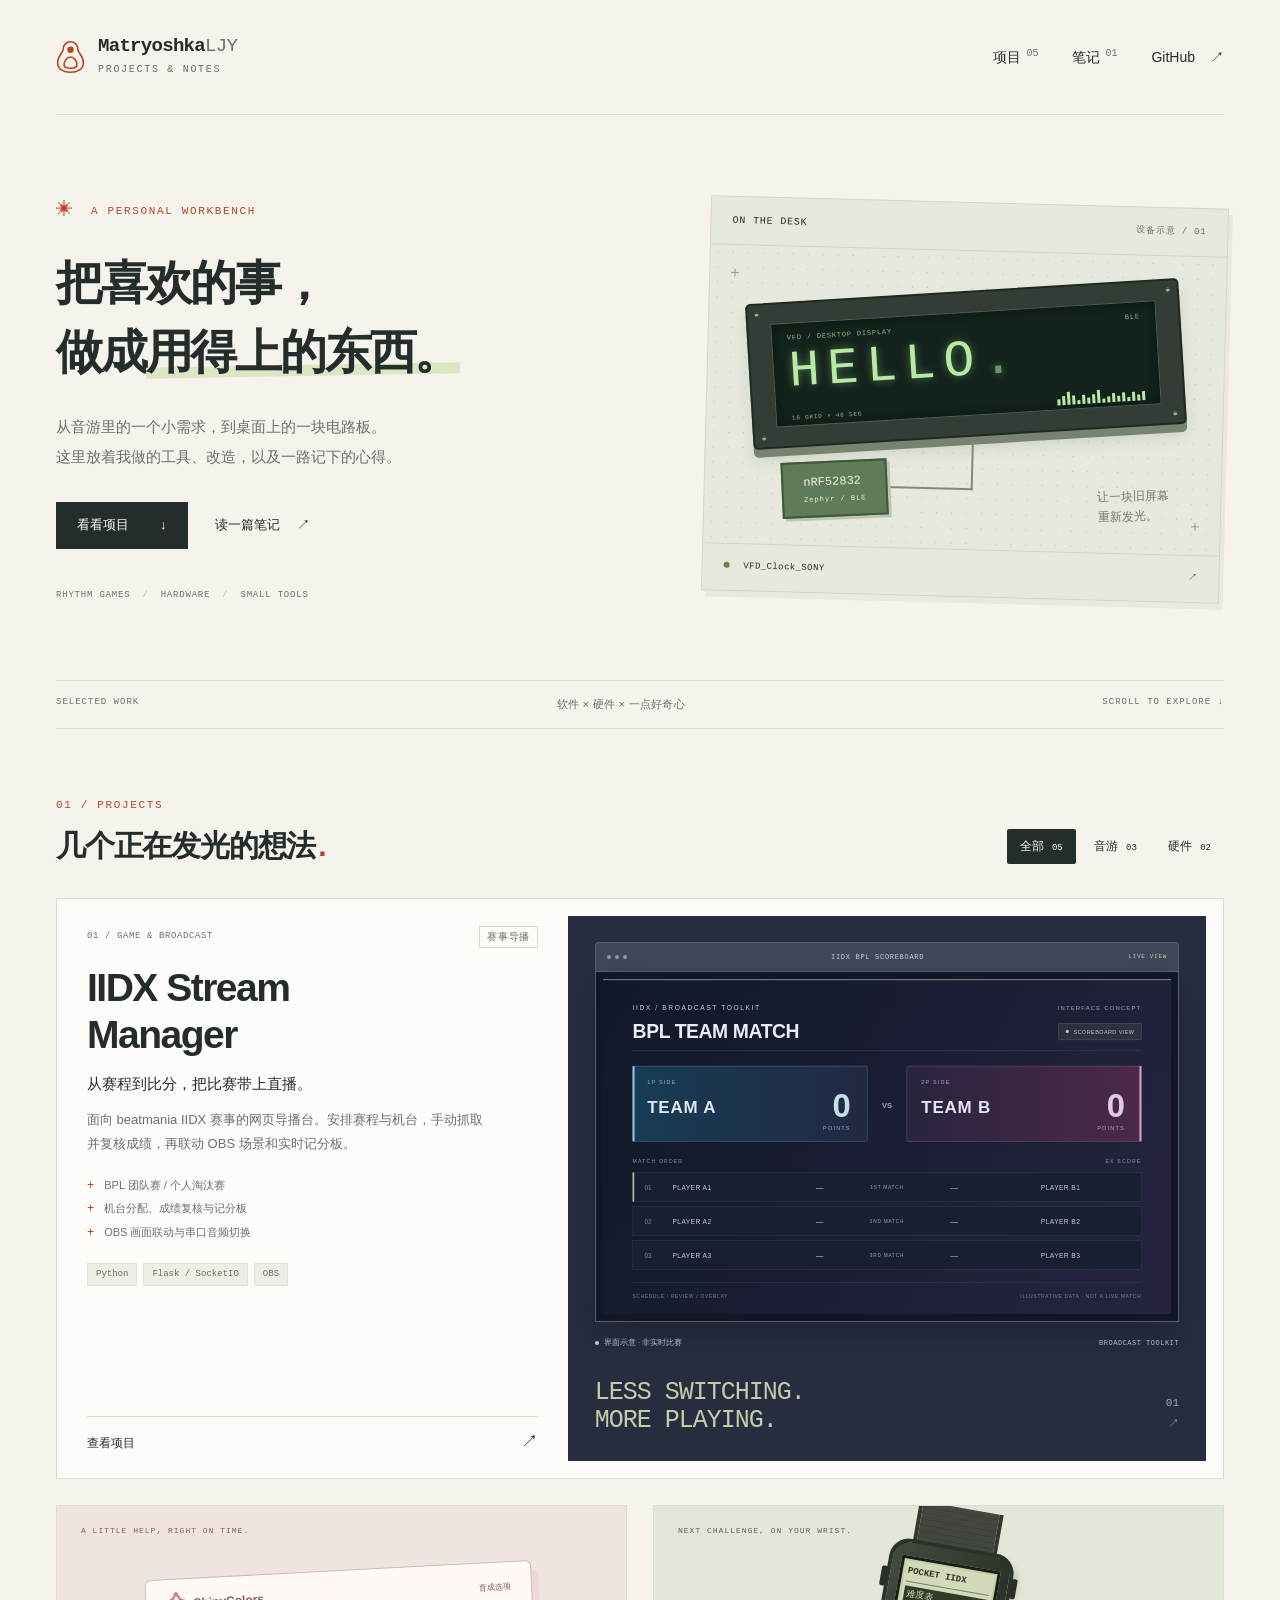
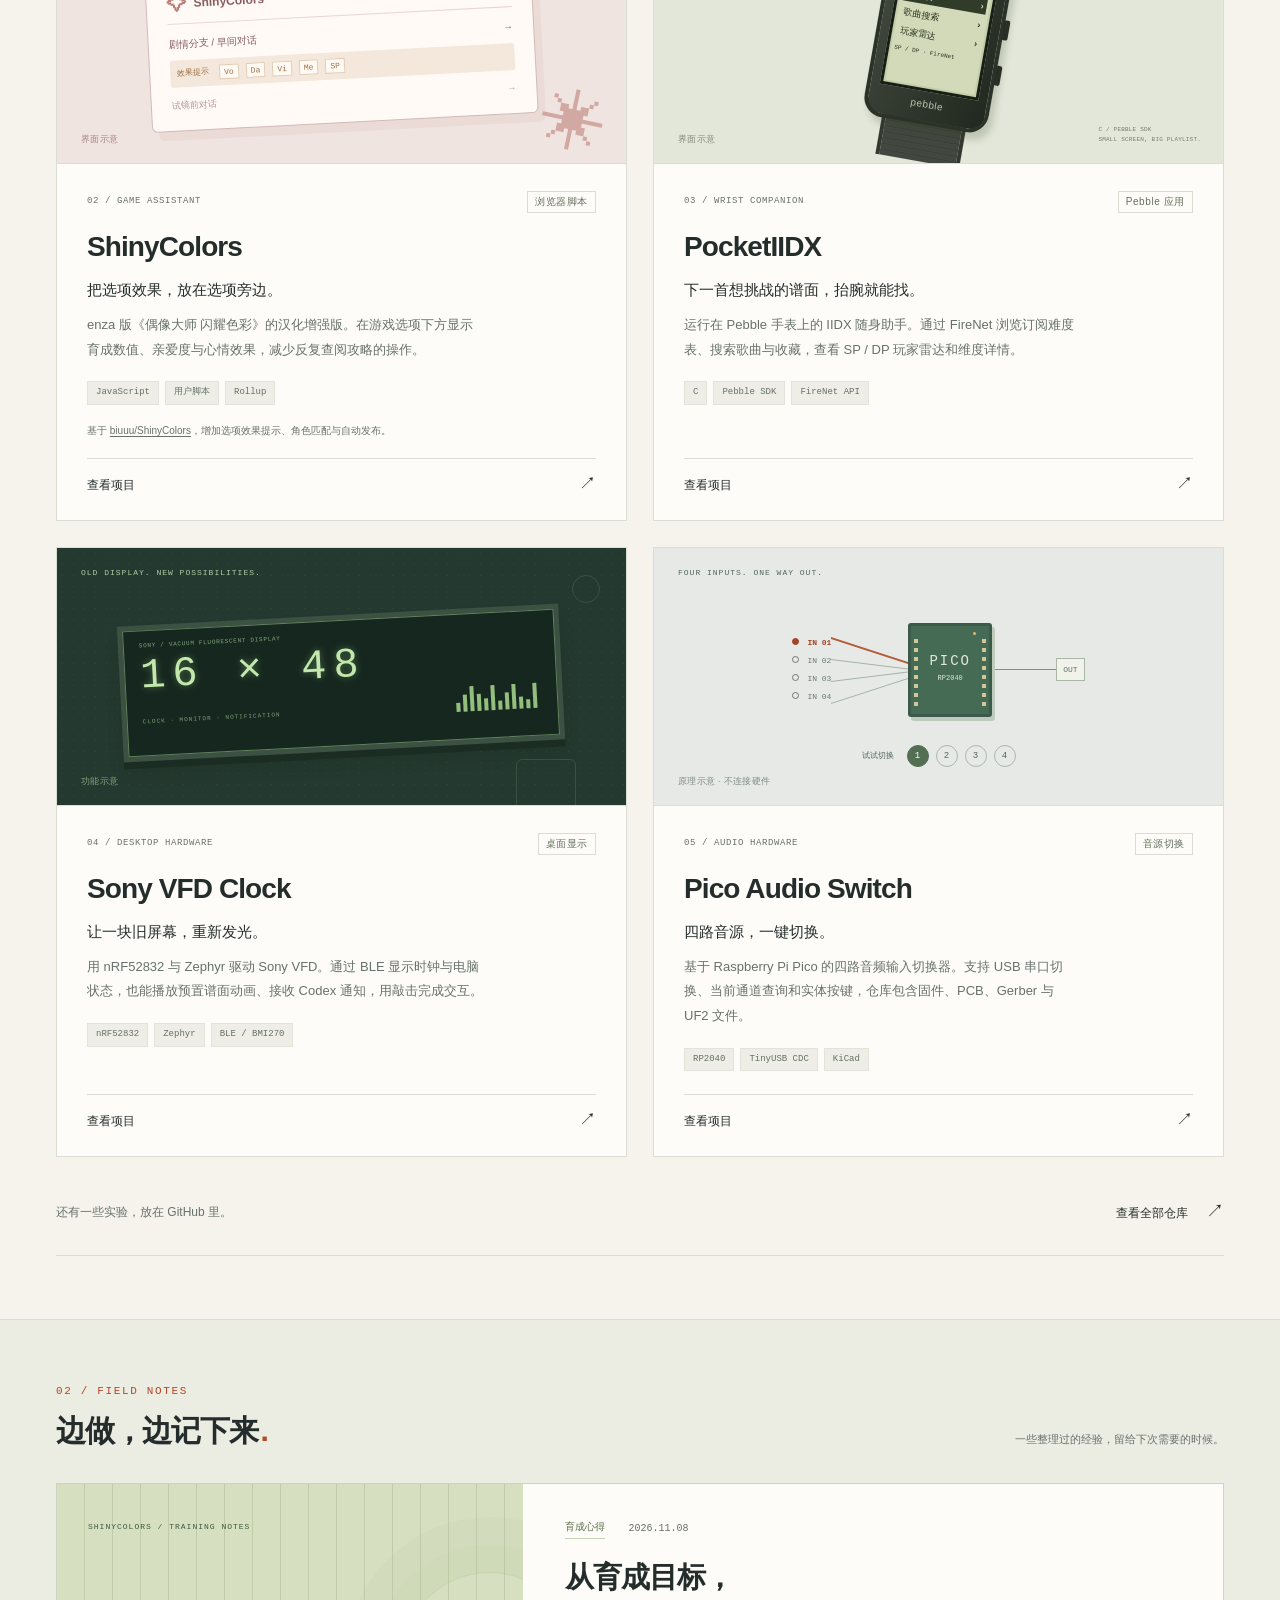
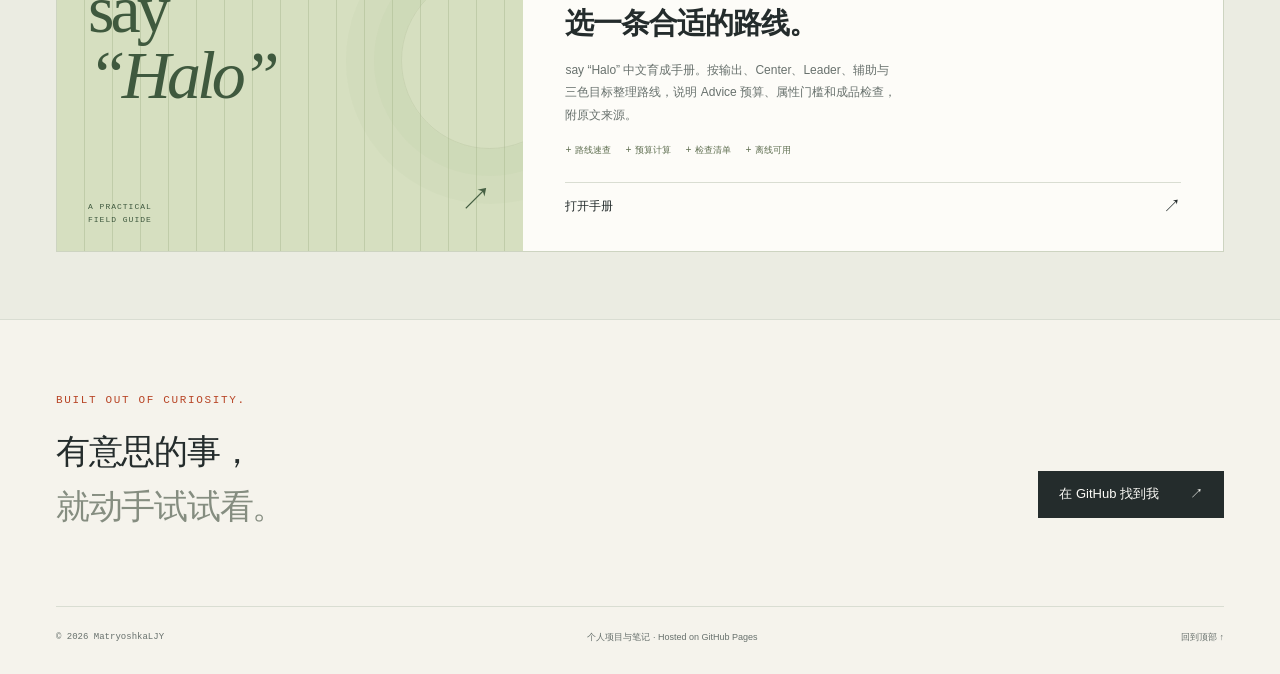
<file: index.html>
<!doctype html>
<html lang="zh-CN">
<head>
  <meta charset="utf-8">
  <meta name="viewport" content="width=device-width, initial-scale=1">
  <meta name="description" content="MatryoshkaLJY 的个人项目与笔记：IIDX 赛事导播、Pebble 随身助手、ShinyColors 汉化增强、VFD 桌面显示与 Pico 音频切换器。">
  <meta name="theme-color" content="#f5f3ec">
  <meta property="og:title" content="MatryoshkaLJY · 项目与笔记">
  <meta property="og:description" content="从音游到桌面硬件，把喜欢的事做成用得上的东西。">
  <meta property="og:type" content="website">
  <meta property="og:url" content="https://matryoshkaljy.github.io/">
  <title>MatryoshkaLJY · 项目与笔记</title>
  <link rel="icon" type="image/svg+xml" href="assets/favicon.svg">
  <link rel="stylesheet" href="assets/style.css">
  <script src="assets/site.js" defer></script>
</head>
<body id="top">
  <a class="skip-link" href="#main">跳到主要内容</a>
  <header class="site-header wrap">
    <a class="brand" href="./" aria-label="MatryoshkaLJY 首页">
      <svg class="brand-mark" viewBox="0 0 36 42" fill="none" aria-hidden="true"><path d="M18 2a9 9 0 0 1 9 9c0 5 7 8 7 17 0 8-7 12-16 12S2 36 2 28c0-9 7-12 7-17a9 9 0 0 1 9-9Z" stroke="currentColor" stroke-width="2"/><circle cx="18" cy="12" r="4" fill="currentColor"/><path d="M18 21c-5 0-8 6-8 10 0 3 4 4 8 4s8-1 8-4c0-4-3-10-8-10Z" stroke="currentColor" stroke-width="2"/></svg>
      <span>Matryoshka<span class="brand-suffix">LJY</span><small>PROJECTS &amp; NOTES</small></span>
    </a>
    <nav class="main-nav" aria-label="主导航">
      <a href="#projects">项目<span class="nav-count">05</span></a>
      <a href="#notes">笔记<span class="nav-count">01</span></a>
      <a class="nav-github" href="https://github.com/MatryoshkaLJY" target="_blank" rel="noopener noreferrer">GitHub <span aria-hidden="true">↗</span></a>
    </nav>
  </header>

  <main id="main">
    <section class="hero wrap" aria-labelledby="hero-title">
      <div class="hero-copy">
        <p class="eyebrow"><span class="small-cross" aria-hidden="true">✳</span> A PERSONAL WORKBENCH</p>
        <h1 id="hero-title">把喜欢的事，<br>做成<span class="underlined">用得上的东西。</span></h1>
        <p class="hero-description">从音游里的一个小需求，到桌面上的一块电路板。<br class="desktop-break">这里放着我做的工具、改造，以及一路记下的心得。</p>
        <div class="hero-actions"><a class="button button-dark" href="#projects">看看项目 <span aria-hidden="true">↓</span></a><a class="text-link" href="#notes">读一篇笔记 <span aria-hidden="true">↗</span></a></div>
        <div class="hero-topics"><span>RHYTHM GAMES</span><i aria-hidden="true">/</i><span>HARDWARE</span><i aria-hidden="true">/</i><span>SMALL TOOLS</span></div>
      </div>
      <a class="workbench" href="#vfd" aria-label="查看 Sony VFD 桌面显示项目">
        <div class="workbench-top"><span>ON THE DESK</span><span class="diagram-label">设备示意 / 01</span></div>
        <div class="bench-grid" aria-hidden="true">
          <span class="grid-cross cross-one">+</span><span class="grid-cross cross-two">+</span>
          <div class="vfd-device"><span class="screw screw-tl"></span><span class="screw screw-tr"></span><span class="screw screw-bl"></span><span class="screw screw-br"></span><div class="vfd-screen"><div class="vfd-topline"><span>VFD / DESKTOP DISPLAY</span><span>BLE</span></div><div class="vfd-digits">HELLO<span class="vfd-dot">.</span></div><div class="vfd-bottomline"><span>16 GRID × 48 SEG</span><div class="vfd-bars"><i></i><i></i><i></i><i></i><i></i><i></i><i></i><i></i><i></i><i></i><i></i><i></i><i></i><i></i><i></i><i></i><i></i><i></i></div></div></div></div>
          <div class="bench-wire"></div><div class="bench-chip"><span>nRF52832</span><small>Zephyr / BLE</small></div>
          <span class="bench-annotation">让一块旧屏幕<br>重新发光。</span>
        </div>
        <div class="workbench-bottom"><span><span class="status-dot"></span> VFD_Clock_SONY</span><span aria-hidden="true">↗</span></div>
      </a>
    </section>

    <div class="section-divider wrap"><span>SELECTED WORK</span><span>软件 × 硬件 × 一点好奇心</span><span>SCROLL TO EXPLORE ↓</span></div>

    <section class="projects-section wrap" id="projects" aria-labelledby="projects-title">
      <div class="section-heading"><div><p class="eyebrow">01 / PROJECTS</p><h2 id="projects-title">几个正在发光的想法<span class="title-dot">.</span></h2></div><div class="filter-bar" role="group" aria-label="按项目类别筛选" hidden><button class="filter active" type="button" data-filter="all" aria-pressed="true">全部 <span>05</span></button><button class="filter" type="button" data-filter="rhythm" aria-pressed="false">音游 <span>03</span></button><button class="filter" type="button" data-filter="hardware" aria-pressed="false">硬件 <span>02</span></button></div></div>
      <p class="sr-only" id="filter-status" role="status" aria-live="polite"></p>

      <div class="project-grid">
        <article class="project project-featured" data-category="rhythm" id="iidx-stream">
          <div class="project-copy"><div class="project-meta"><span>01 / GAME &amp; BROADCAST</span><span class="category-label">赛事导播</span></div><h3>IIDX Stream<br> Manager</h3><p class="project-lead">从赛程到比分，把比赛带上直播。</p><p class="project-description">面向 beatmania IIDX 赛事的网页导播台。安排赛程与机台，手动抓取并复核成绩，再联动 OBS 场景和实时记分板。</p><ul class="feature-list"><li>BPL 团队赛 / 个人淘汰赛</li><li>机台分配、成绩复核与记分板</li><li>OBS 画面联动与串口音频切换</li></ul><div class="tags"><span>Python</span><span>Flask / SocketIO</span><span>OBS</span></div><a class="project-link" href="https://github.com/MatryoshkaLJY/IIDXStreamManager" target="_blank" rel="noopener noreferrer">查看项目 <span aria-hidden="true">↗</span></a></div>
          <figure class="scoreboard-visual"><div class="visual-windowbar"><span><i></i><i></i><i></i></span><span>IIDX BPL SCOREBOARD</span><span>LIVE VIEW</span></div><div class="scoreboard-image-wrap"><img src="assets/iidx-scoreboard.svg" width="1440" height="850" alt="IIDX 团队赛记分板界面示意，使用虚构队伍和占位数据" fetchpriority="high"></div><figcaption><span class="status-dot"></span> 界面示意 · 非实时比赛 <span>BROADCAST TOOLKIT</span></figcaption><div class="scoreboard-caption" aria-hidden="true"><span>LESS SWITCHING.<br>MORE PLAYING.</span><span>01<br>↗</span></div></figure>
        </article>

        <article class="project" data-category="rhythm" id="shinycolors">
          <div class="project-art shiny-art" role="img" aria-label="ShinyColors 选项效果提示的界面示意"><span class="art-kicker">A LITTLE HELP, RIGHT ON TIME.</span><div class="choice-window"><div class="choice-heading"><span class="choice-spark">✧</span><span>ShinyColors</span><small>育成选项</small></div><div class="choice-line">剧情分支 / 早间对话 <span>→</span></div><div class="choice-hint"><span>效果提示</span><b>Vo</b><b>Da</b><b>Vi</b><b>Me</b><b>SP</b></div><div class="choice-line muted-choice">试镜前对话 <span>→</span></div></div><span class="art-caption">界面示意</span><span class="shiny-flower" aria-hidden="true">✳</span></div>
          <div class="project-copy"><div class="project-meta"><span>02 / GAME ASSISTANT</span><span class="category-label">浏览器脚本</span></div><h3>ShinyColors</h3><p class="project-lead">把选项效果，放在选项旁边。</p><p class="project-description">enza 版《偶像大师 闪耀色彩》的汉化增强版。在游戏选项下方显示育成数值、亲爱度与心情效果，减少反复查阅攻略的操作。</p><div class="tags"><span>JavaScript</span><span>用户脚本</span><span>Rollup</span></div><p class="project-credit">基于 <a href="https://github.com/biuuu/ShinyColors" target="_blank" rel="noopener noreferrer">biuuu/ShinyColors</a>，增加选项效果提示、角色匹配与自动发布。</p><a class="project-link" href="https://github.com/MatryoshkaLJY/ShinyColors" target="_blank" rel="noopener noreferrer">查看项目 <span aria-hidden="true">↗</span></a></div>
        </article>

        <article class="project" data-category="rhythm" id="pocket-iidx">
          <div class="project-art pebble-art" role="img" aria-label="PocketIIDX 在 Pebble 手表上的界面示意"><span class="art-kicker">NEXT CHALLENGE, ON YOUR WRIST.</span><div class="watch-strap"></div><div class="watch"><span class="watch-button left"></span><span class="watch-button right top"></span><span class="watch-button right middle"></span><span class="watch-button right bottom"></span><div class="watch-screen"><strong>POCKET IIDX</strong><span class="watch-selected">难度表 <b>›</b></span><span>歌曲搜索 <b>›</b></span><span>玩家雷达 <b>›</b></span><small>SP / DP · FireNet</small></div><div class="watch-logo">pebble</div></div><span class="art-caption">界面示意</span><span class="pebble-detail">C / PEBBLE SDK<br>SMALL SCREEN, BIG PLAYLIST.</span></div>
          <div class="project-copy"><div class="project-meta"><span>03 / WRIST COMPANION</span><span class="category-label">Pebble 应用</span></div><h3>PocketIIDX</h3><p class="project-lead">下一首想挑战的谱面，抬腕就能找。</p><p class="project-description">运行在 Pebble 手表上的 IIDX 随身助手。通过 FireNet 浏览订阅难度表、搜索歌曲与收藏，查看 SP / DP 玩家雷达和维度详情。</p><div class="tags"><span>C</span><span>Pebble SDK</span><span>FireNet API</span></div><a class="project-link" href="https://github.com/MatryoshkaLJY/IIDX_PRO_Pebble_Companion" target="_blank" rel="noopener noreferrer">查看项目 <span aria-hidden="true">↗</span></a></div>
        </article>

        <article class="project" data-category="hardware" id="vfd">
          <div class="project-art vfd-art" role="img" aria-label="Sony VFD 桌面显示的功能示意：时钟、电脑状态、谱面和通知"><span class="art-kicker">OLD DISPLAY. NEW POSSIBILITIES.</span><div class="vfd-mini"><span>SONY / VACUUM FLUORESCENT DISPLAY</span><strong>16 × 48</strong><div class="vfd-mini-lines"><i></i><i></i><i></i><i></i><i></i><i></i><i></i><i></i><i></i><i></i><i></i><i></i></div><small>CLOCK · MONITOR · NOTIFICATION</small></div><span class="art-caption">功能示意</span><span class="circuit-trace trace-one"></span><span class="circuit-trace trace-two"></span></div>
          <div class="project-copy"><div class="project-meta"><span>04 / DESKTOP HARDWARE</span><span class="category-label">桌面显示</span></div><h3>Sony VFD Clock</h3><p class="project-lead">让一块旧屏幕，重新发光。</p><p class="project-description">用 nRF52832 与 Zephyr 驱动 Sony VFD。通过 BLE 显示时钟与电脑状态，也能播放预置谱面动画、接收 Codex 通知，用敲击完成交互。</p><div class="tags"><span>nRF52832</span><span>Zephyr</span><span>BLE / BMI270</span></div><a class="project-link" href="https://github.com/MatryoshkaLJY/VFD_Clock_SONY" target="_blank" rel="noopener noreferrer">查看项目 <span aria-hidden="true">↗</span></a></div>
        </article>

        <article class="project" data-category="hardware" id="pico-audio">
          <div class="project-art pico-art"><span class="art-kicker">FOUR INPUTS. ONE WAY OUT.</span><div class="audio-diagram" role="img" aria-label="四路音频输入经 Pico 控制继电器切换至一路输出的示意图"><div class="audio-inputs"><span class="selected">IN 01</span><span>IN 02</span><span>IN 03</span><span>IN 04</span></div><div class="audio-wires"><i class="selected"></i><i></i><i></i><i></i></div><div class="pico-board"><span class="chip-dot"></span><strong>PICO</strong><small>RP2040</small><div class="board-pins"></div></div><div class="audio-output"><i></i><span>OUT</span></div></div><div class="audio-controls" role="group" aria-label="音源切换示意" hidden><span>试试切换</span><button type="button" data-channel="1" aria-label="示意：选择输入通道 1" aria-pressed="true" class="selected">1</button><button type="button" data-channel="2" aria-label="示意：选择输入通道 2" aria-pressed="false">2</button><button type="button" data-channel="3" aria-label="示意：选择输入通道 3" aria-pressed="false">3</button><button type="button" data-channel="4" aria-label="示意：选择输入通道 4" aria-pressed="false">4</button></div><span class="art-caption">原理示意 · 不连接硬件</span></div>
          <div class="project-copy"><div class="project-meta"><span>05 / AUDIO HARDWARE</span><span class="category-label">音源切换</span></div><h3>Pico Audio Switch</h3><p class="project-lead">四路音源，一键切换。</p><p class="project-description">基于 Raspberry Pi Pico 的四路音频输入切换器。支持 USB 串口切换、当前通道查询和实体按键，仓库包含固件、PCB、Gerber 与 UF2 文件。</p><div class="tags"><span>RP2040</span><span>TinyUSB CDC</span><span>KiCad</span></div><a class="project-link" href="https://github.com/MatryoshkaLJY/Pico-quad-audio-switch" target="_blank" rel="noopener noreferrer">查看项目 <span aria-hidden="true">↗</span></a></div>
        </article>
      </div>
      <a class="all-repos" href="https://github.com/MatryoshkaLJY?tab=repositories" target="_blank" rel="noopener noreferrer"><span>还有一些实验，放在 GitHub 里。</span><span>查看全部仓库 <b aria-hidden="true">↗</b></span></a>
    </section>

    <section class="notes-section" id="notes" aria-labelledby="notes-title"><div class="wrap"><div class="section-heading"><div><p class="eyebrow">02 / FIELD NOTES</p><h2 id="notes-title">边做，边记下来<span class="title-dot">.</span></h2></div><span class="notes-aside">一些整理过的经验，留给下次需要的时候。</span></div><a class="note-feature" href="notes/say-halo-training-guide.html"><div class="note-cover" aria-hidden="true"><span>SHINYCOLORS / TRAINING NOTES</span><strong>say<br><em>“Halo”</em></strong><div class="note-cover-bottom"><span>A PRACTICAL<br>FIELD GUIDE</span><b>↗</b></div></div><div class="note-copy"><div class="note-meta"><span>育成心得</span><time datetime="2026-11-08">2026.11.08</time></div><h3>从育成目标，<br>选一条合适的路线。</h3><p>say “Halo” 中文育成手册。按输出、Center、Leader、辅助与三色目标整理路线，说明 Advice 预算、属性门槛和成品检查，附原文来源。</p><div class="note-tools"><span>路线速查</span><span>预算计算</span><span>检查清单</span><span>离线可用</span></div><span class="note-read">打开手册 <span aria-hidden="true">↗</span></span></div></a></div></section>

    <section class="closing wrap"><p class="eyebrow">BUILT OUT OF CURIOSITY.</p><p>有意思的事，<br><span>就动手试试看。</span></p><a class="button button-dark" href="https://github.com/MatryoshkaLJY" target="_blank" rel="noopener noreferrer">在 GitHub 找到我 <span aria-hidden="true">↗</span></a></section>
  </main>

  <footer class="site-footer wrap"><span>© <span id="year">2026</span> MatryoshkaLJY</span><span>个人项目与笔记 · Hosted on GitHub Pages</span><a href="#top" id="back-top">回到顶部 ↑</a></footer>
</body>
</html>
</file>
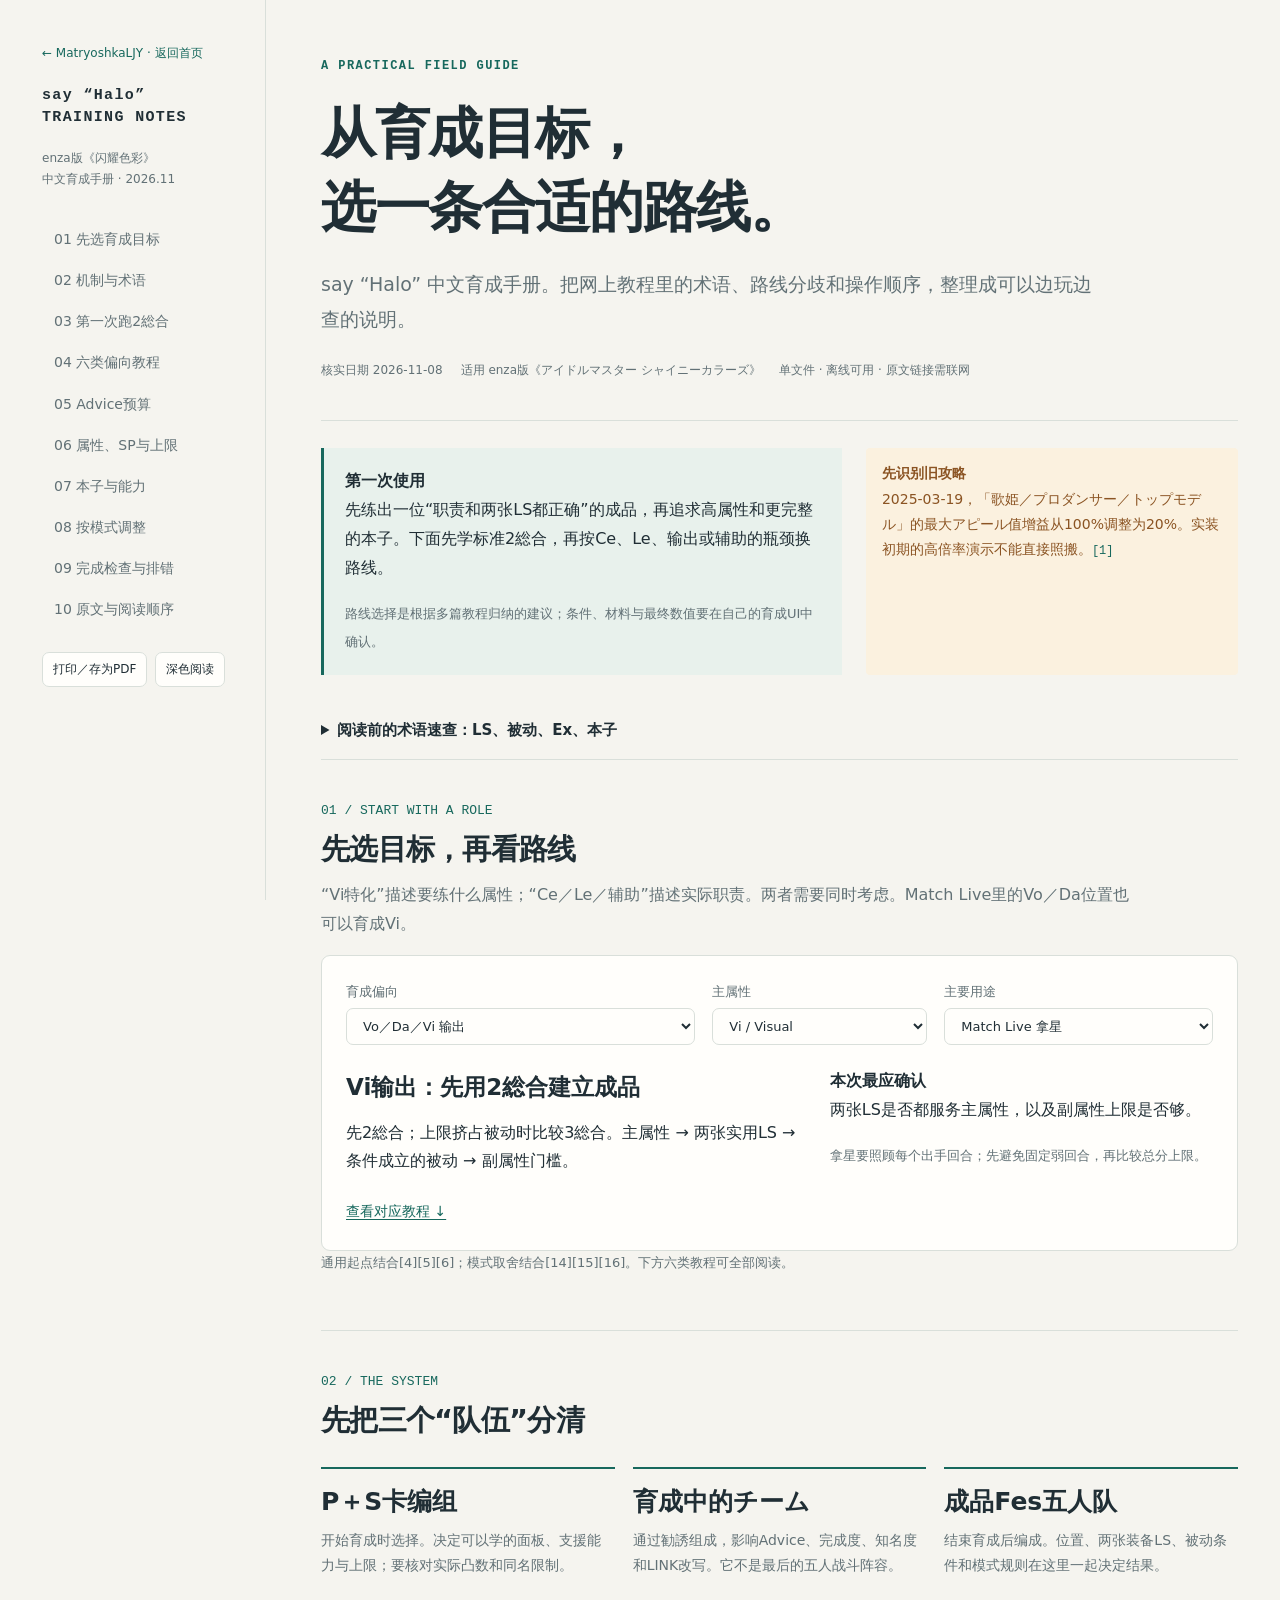
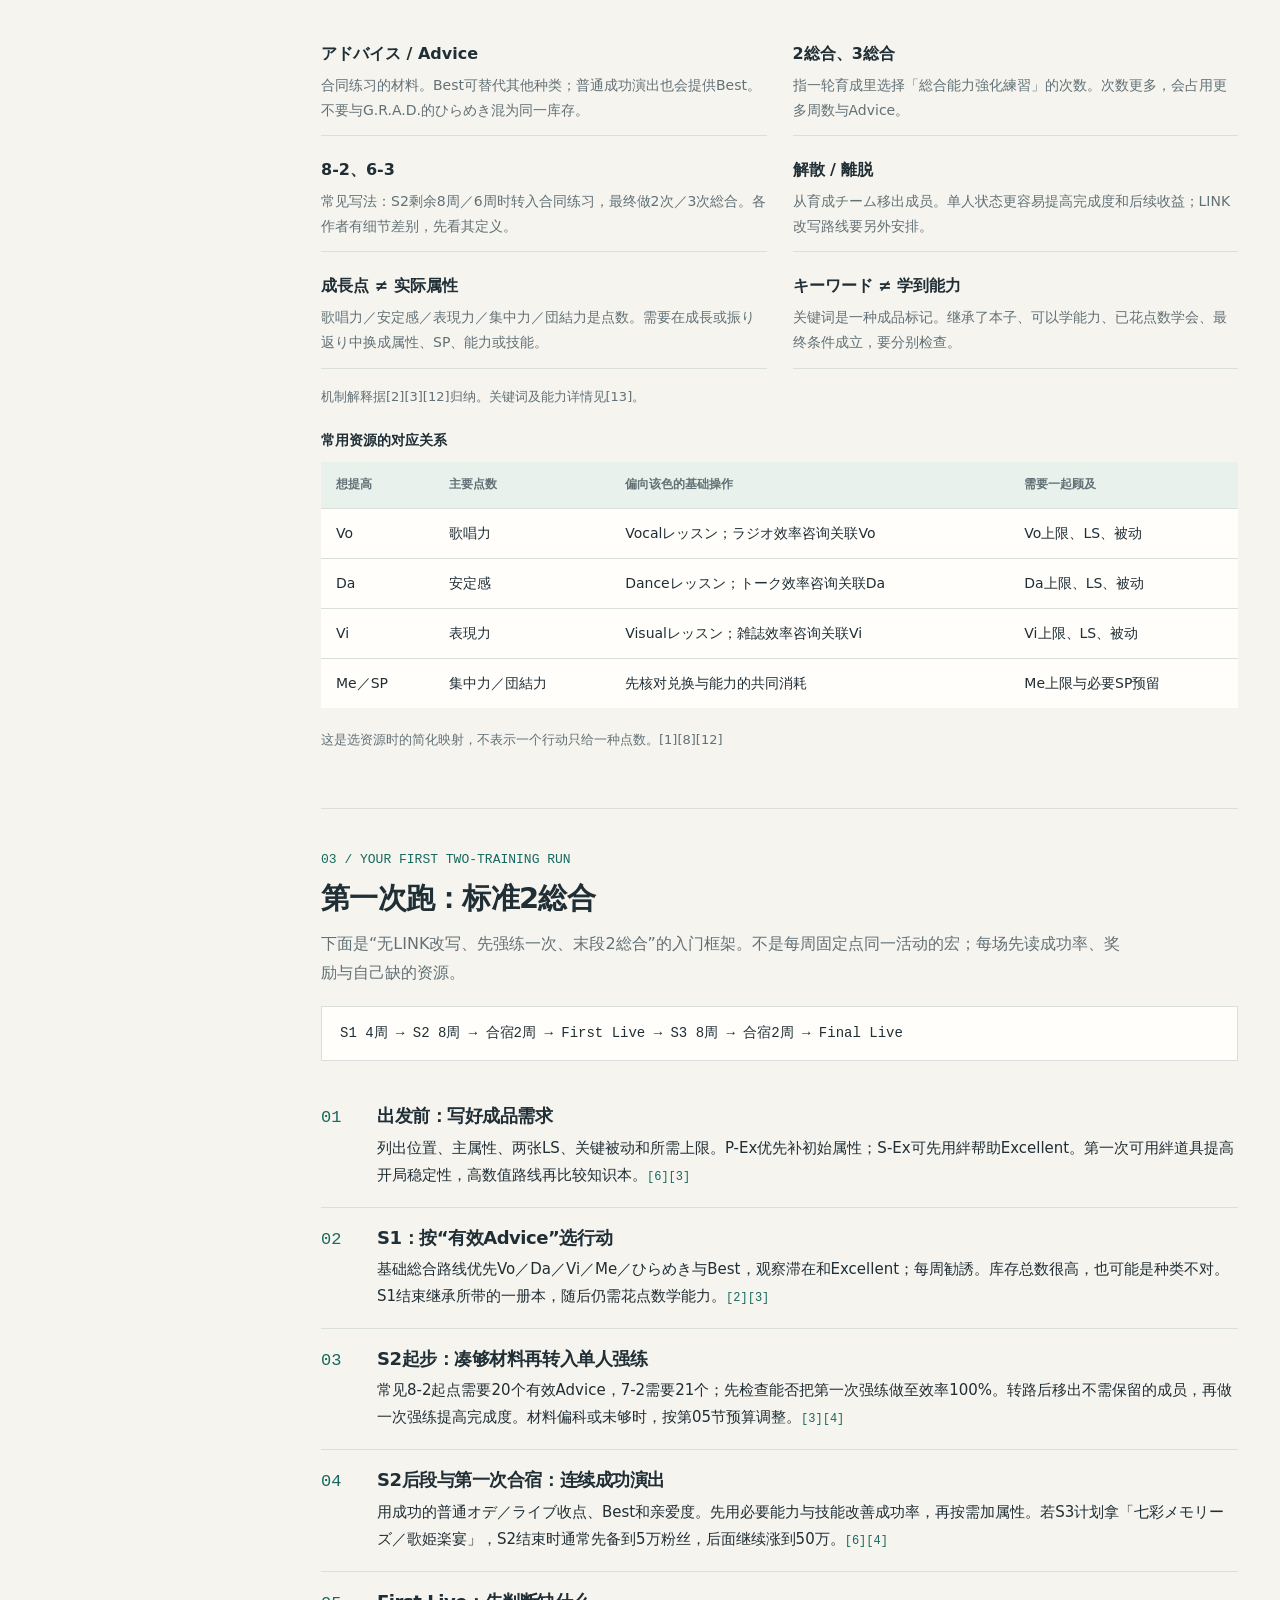
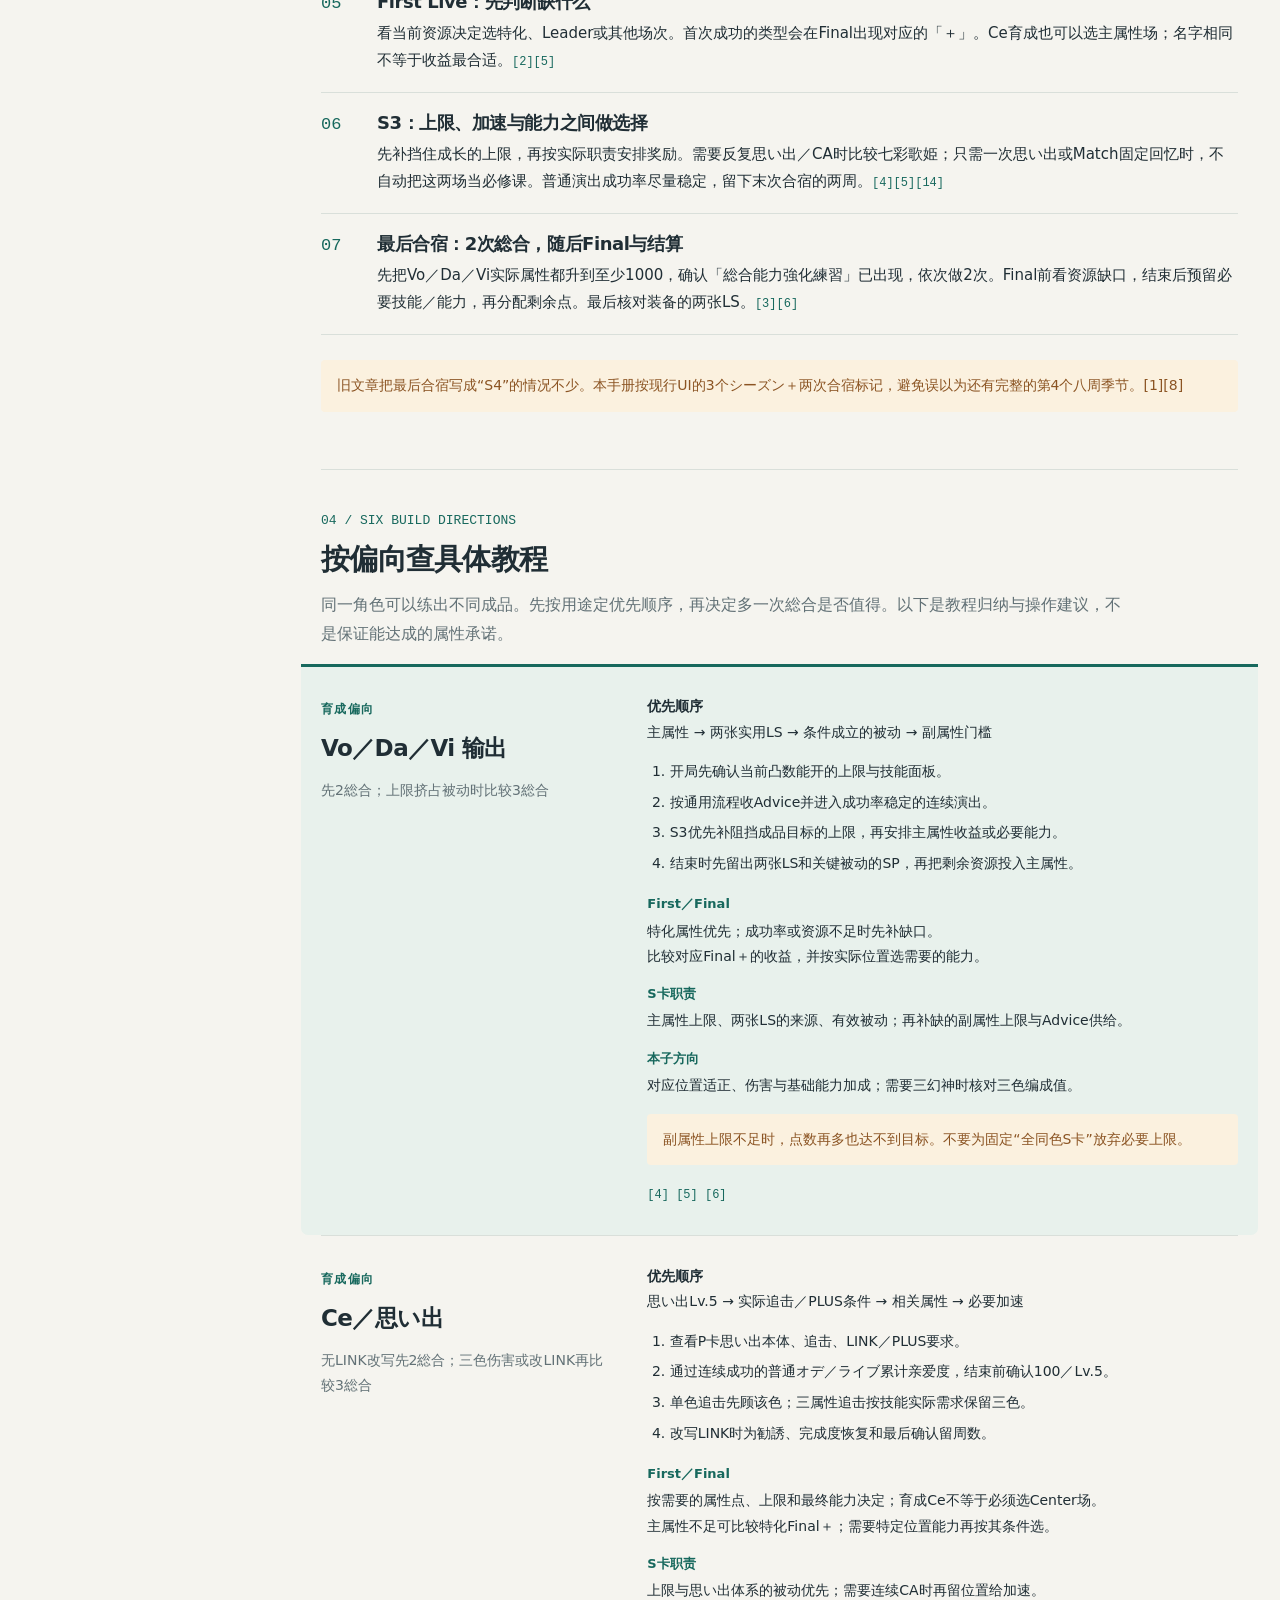
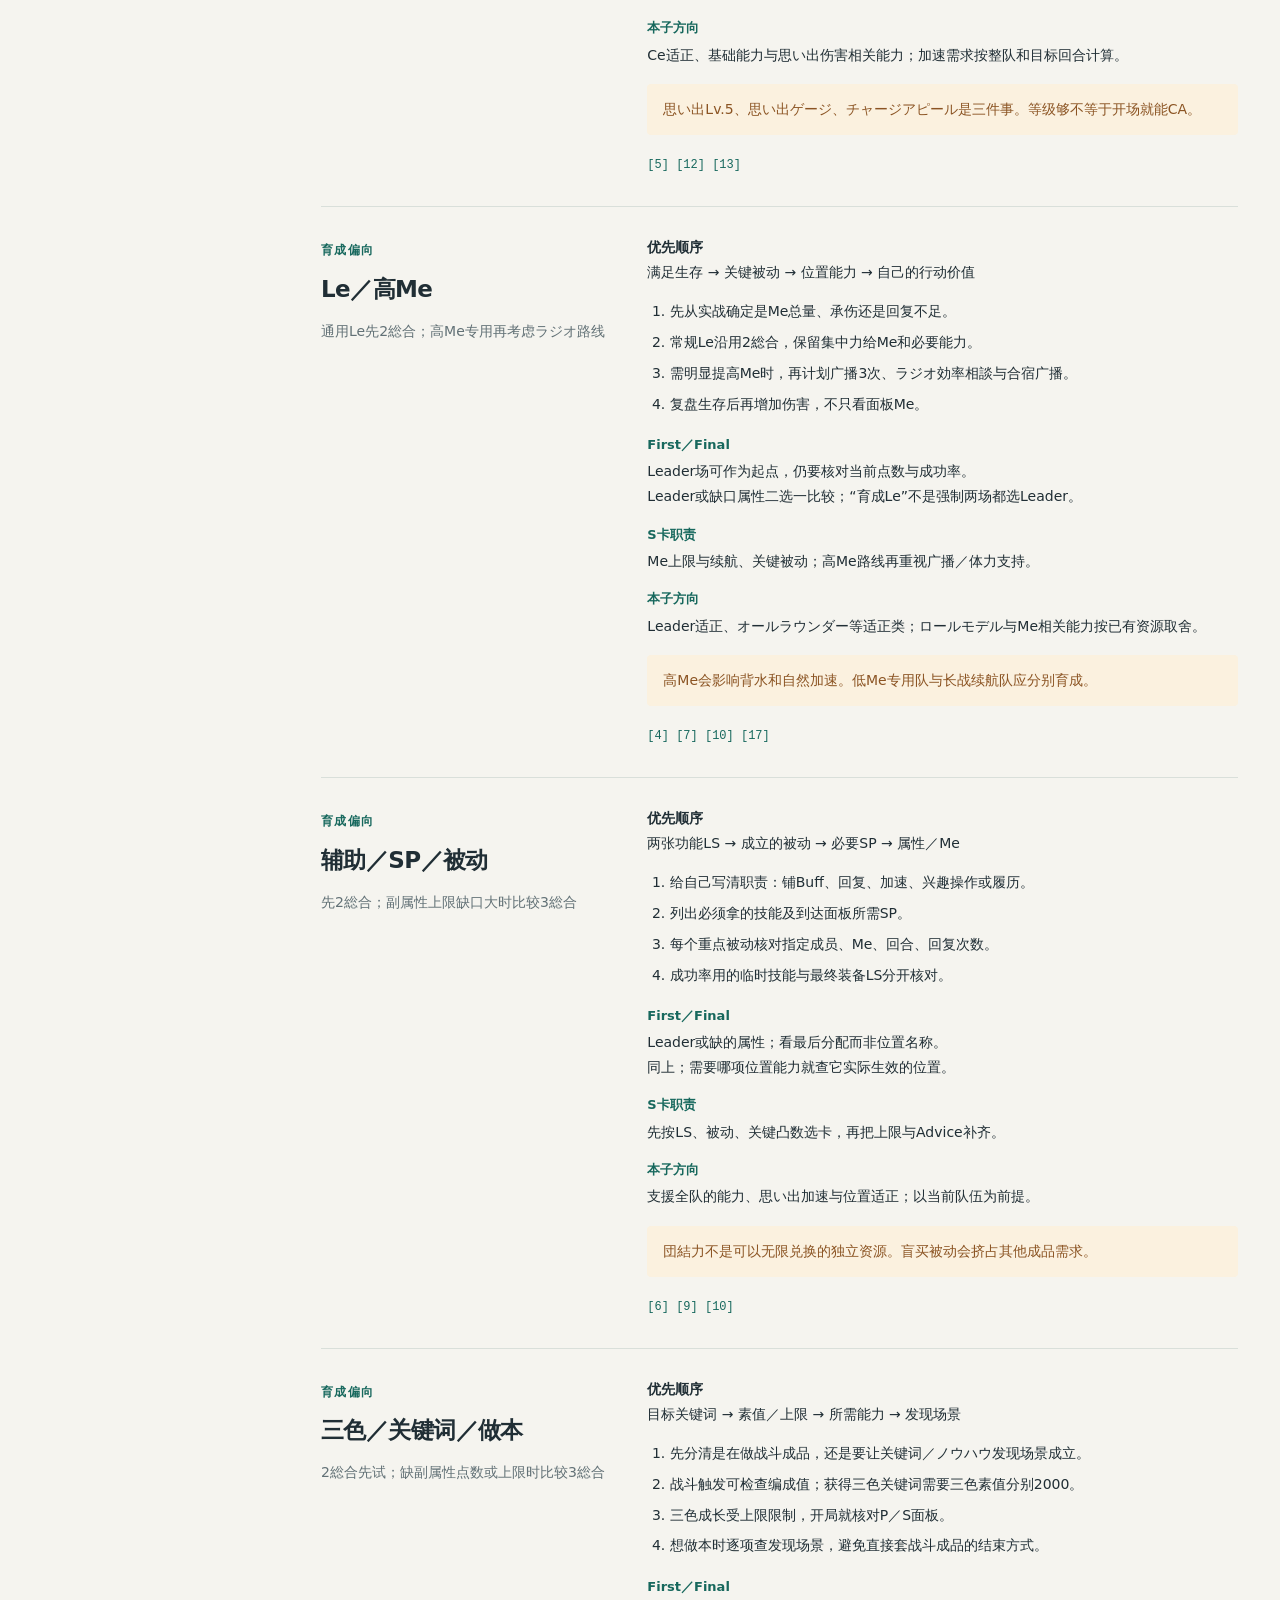
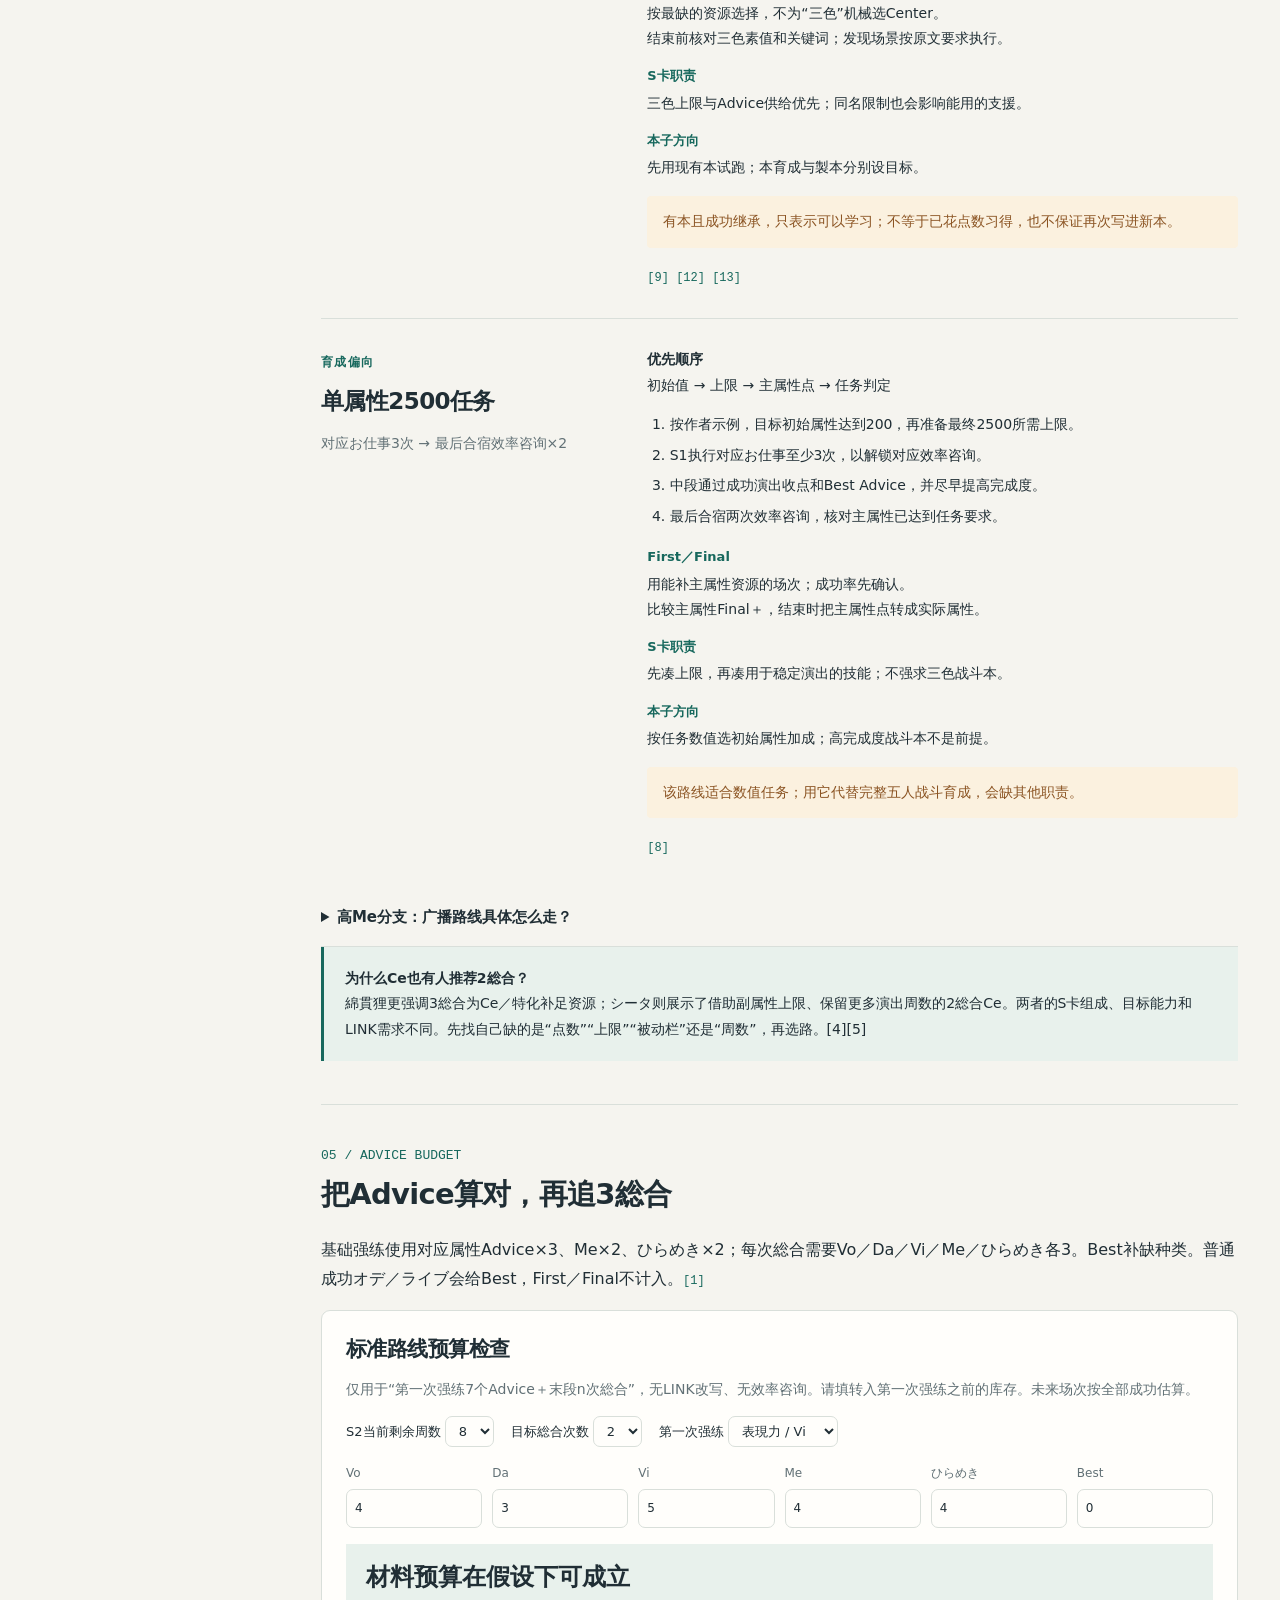
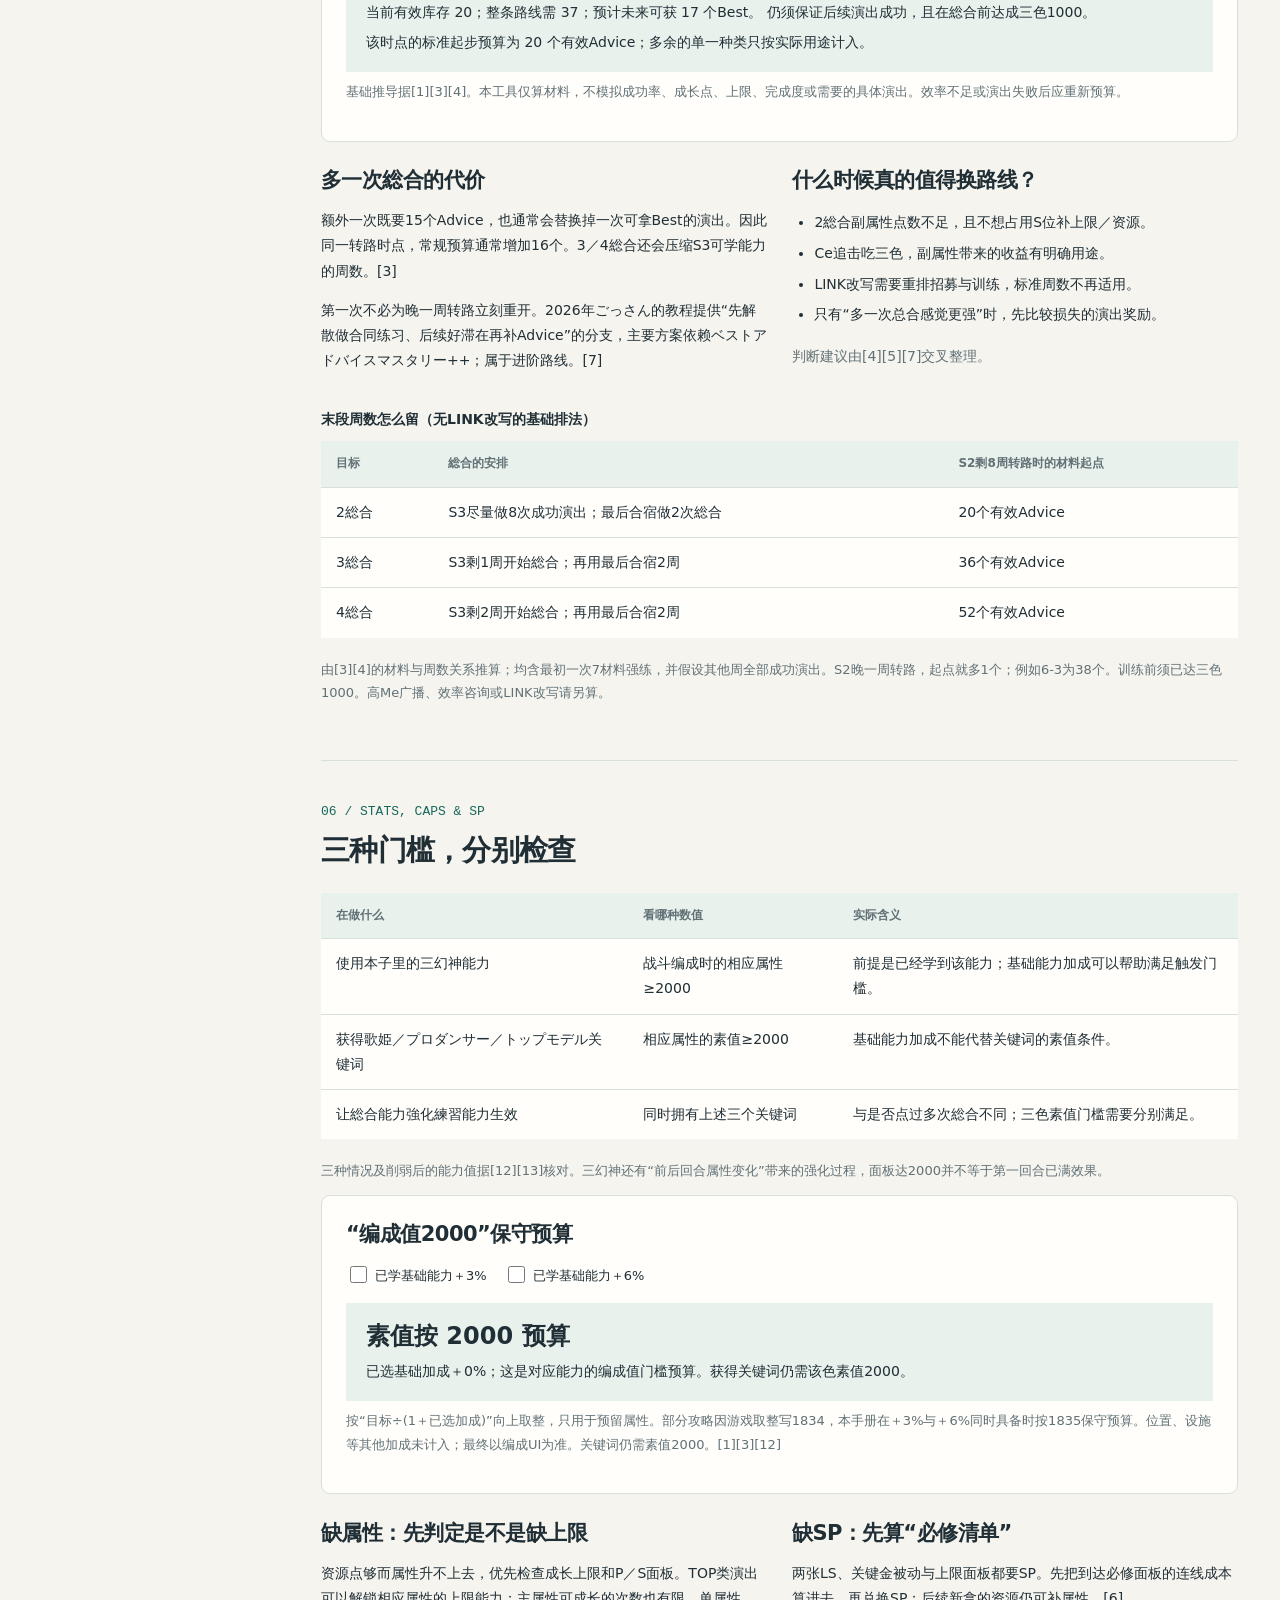
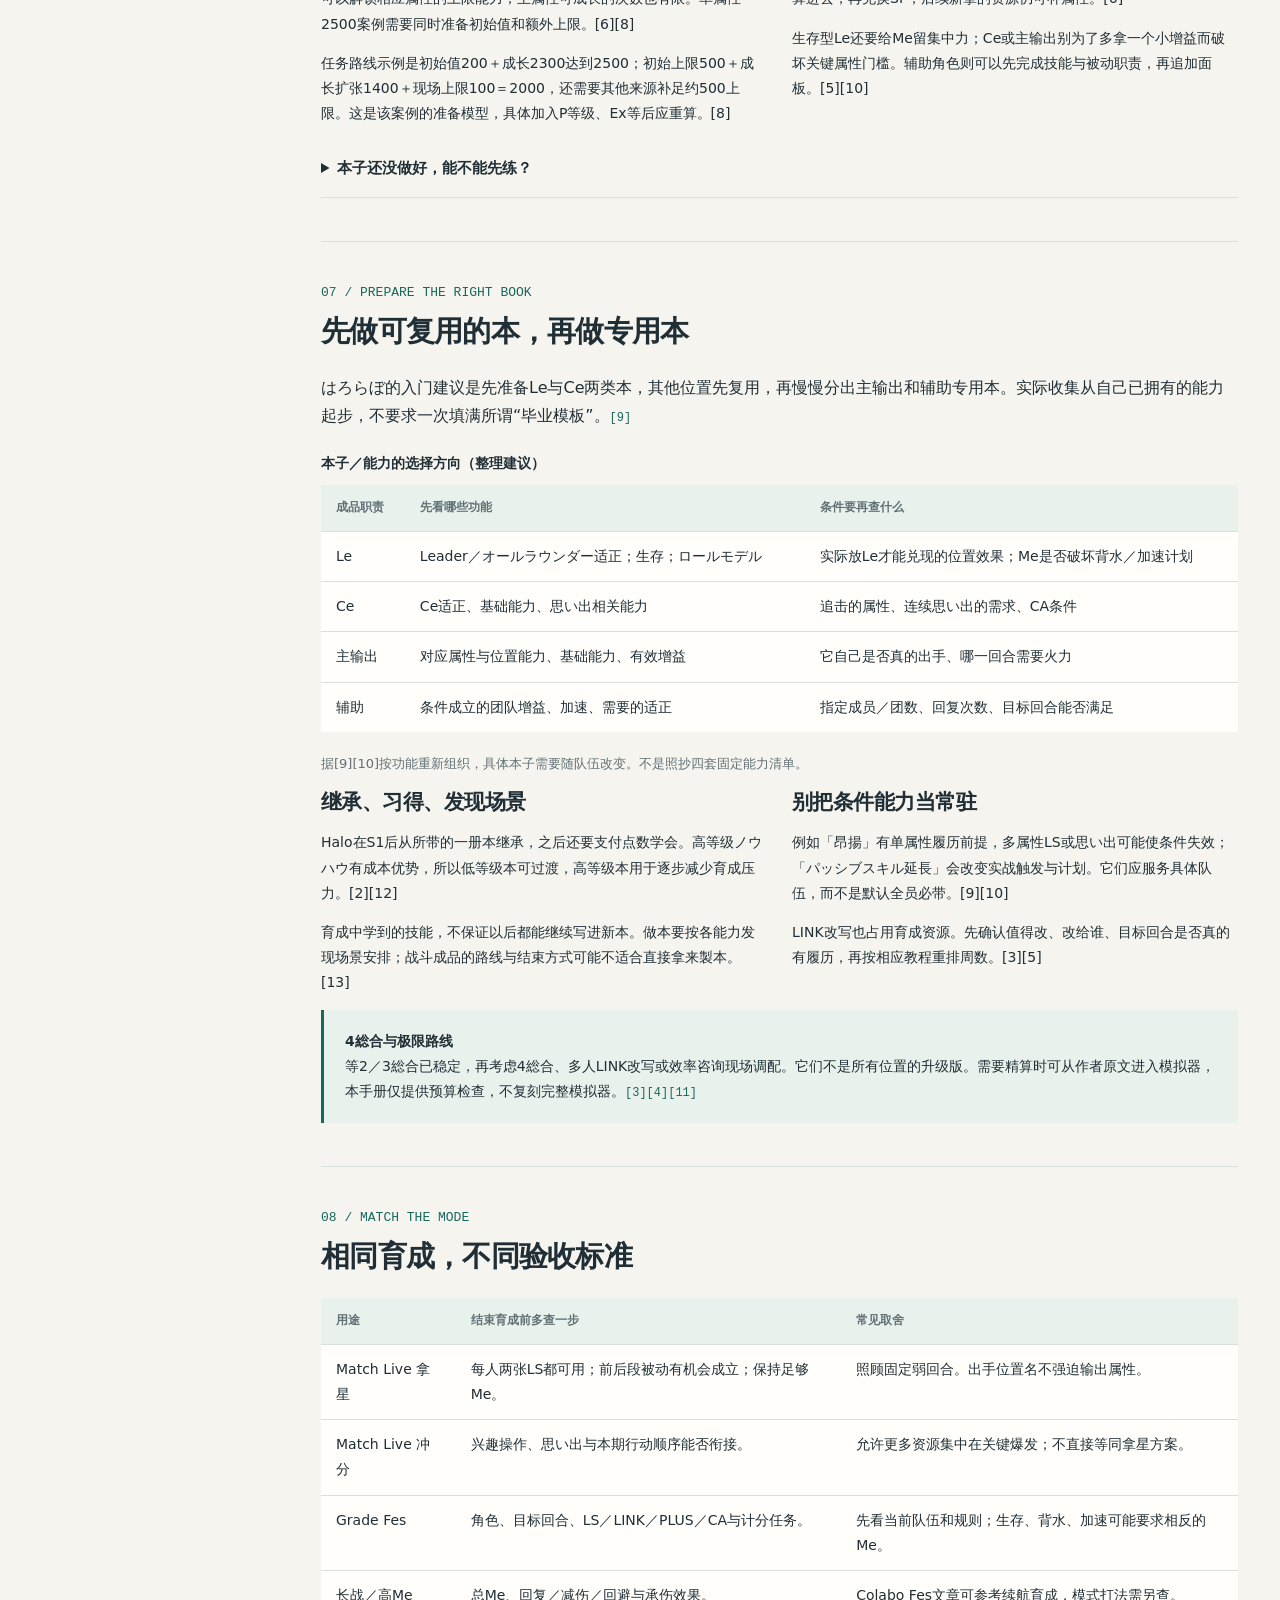
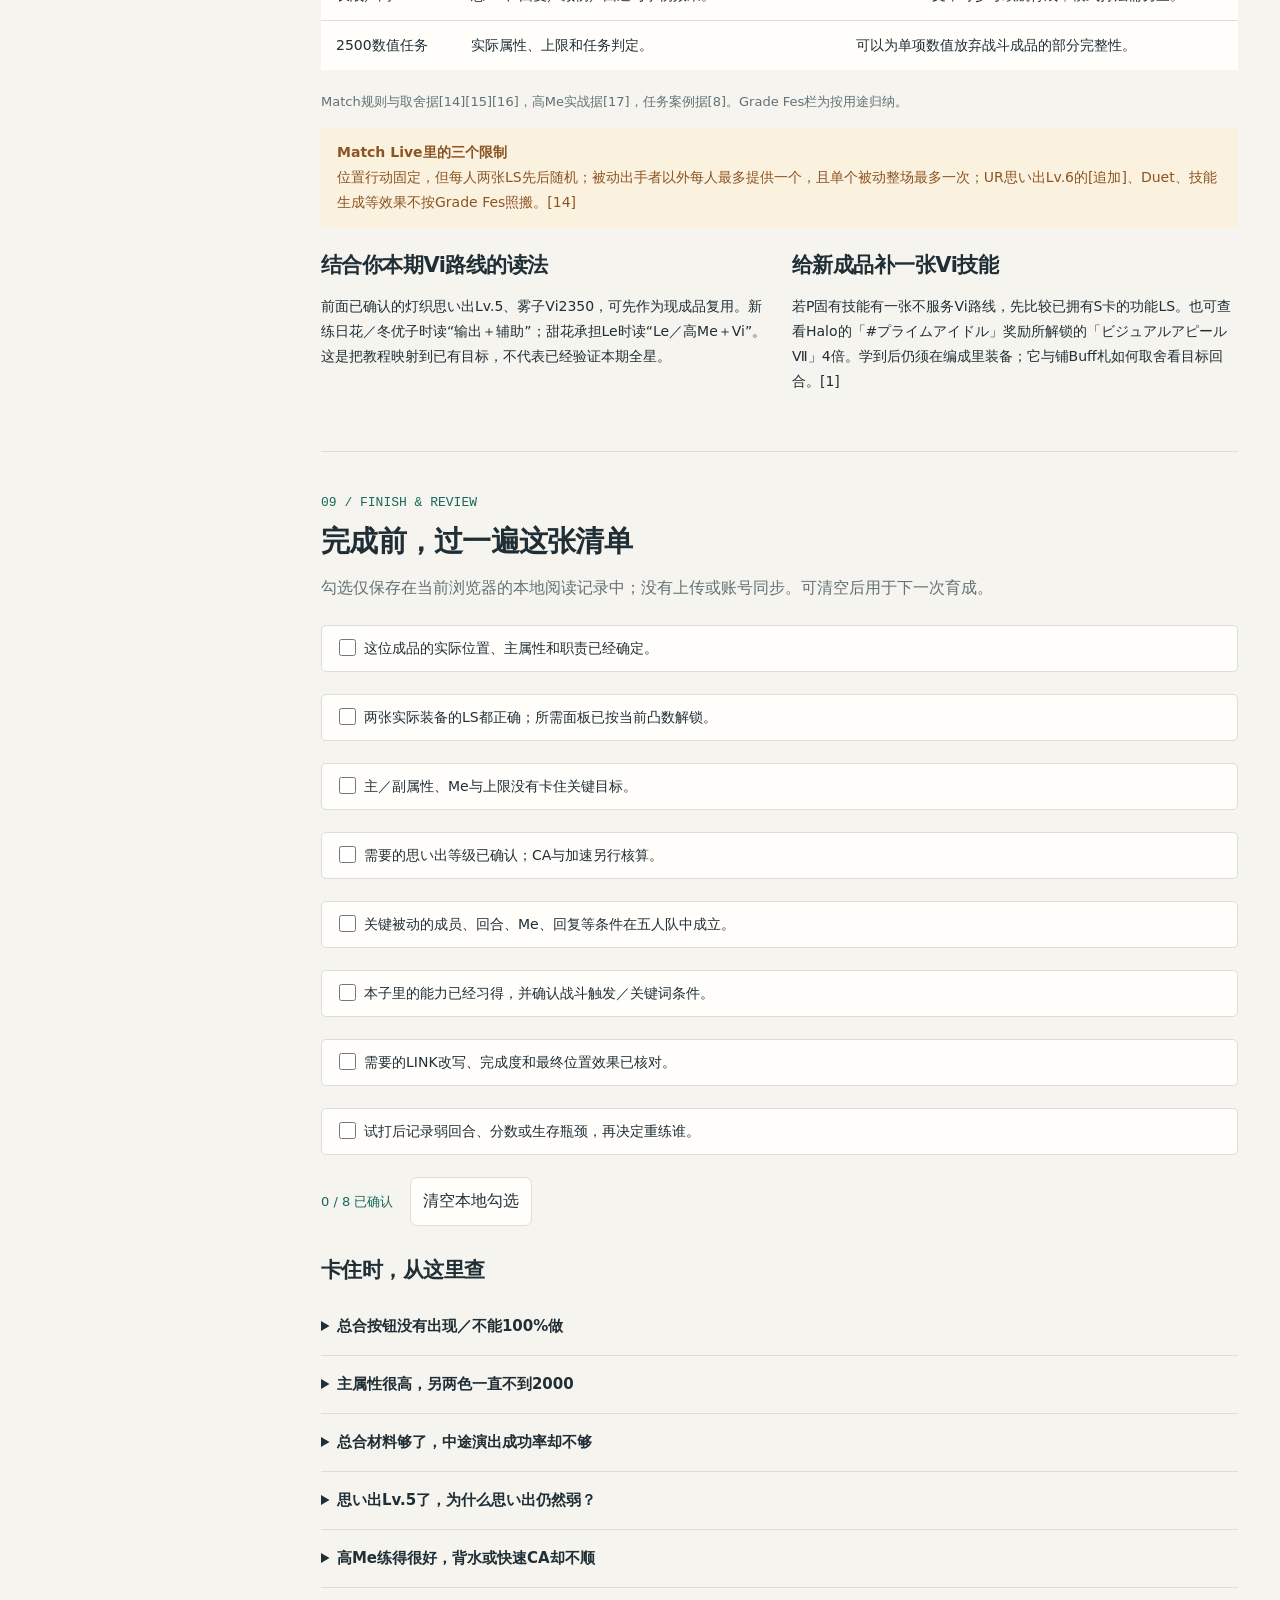
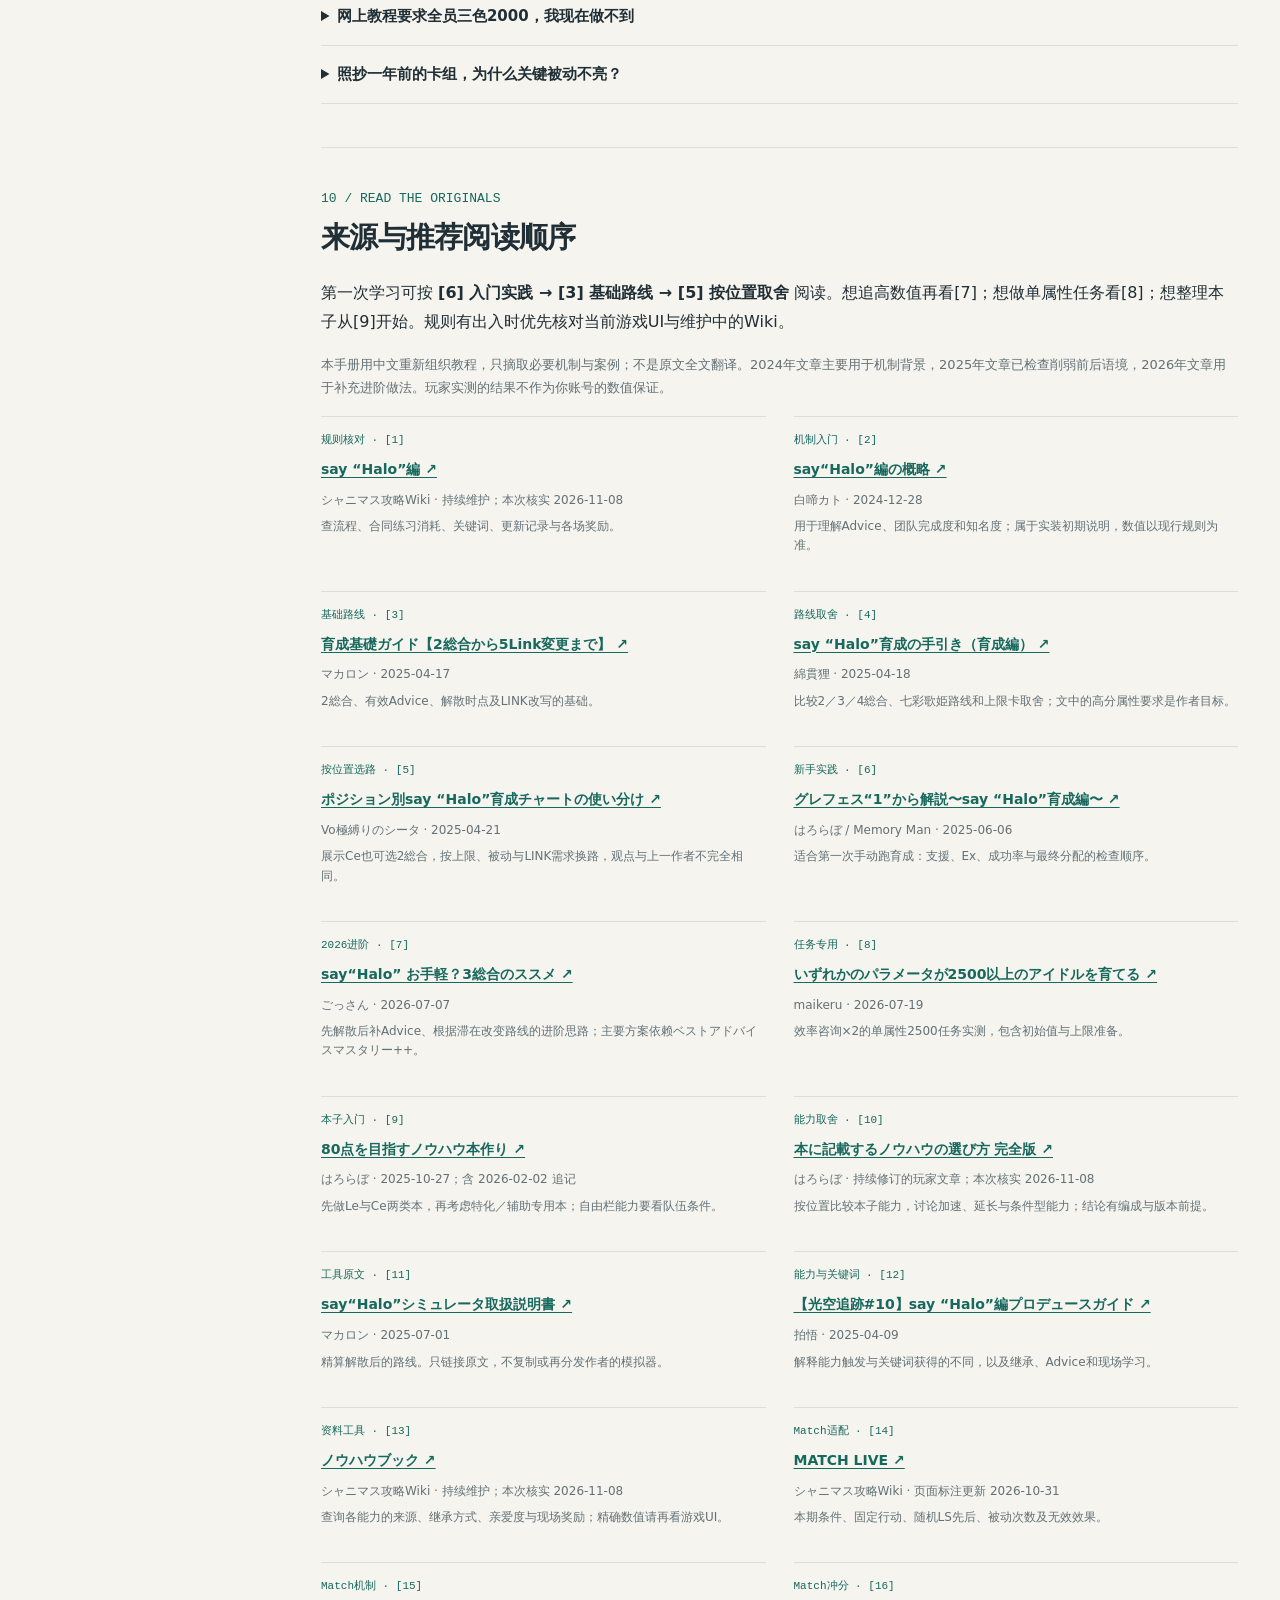
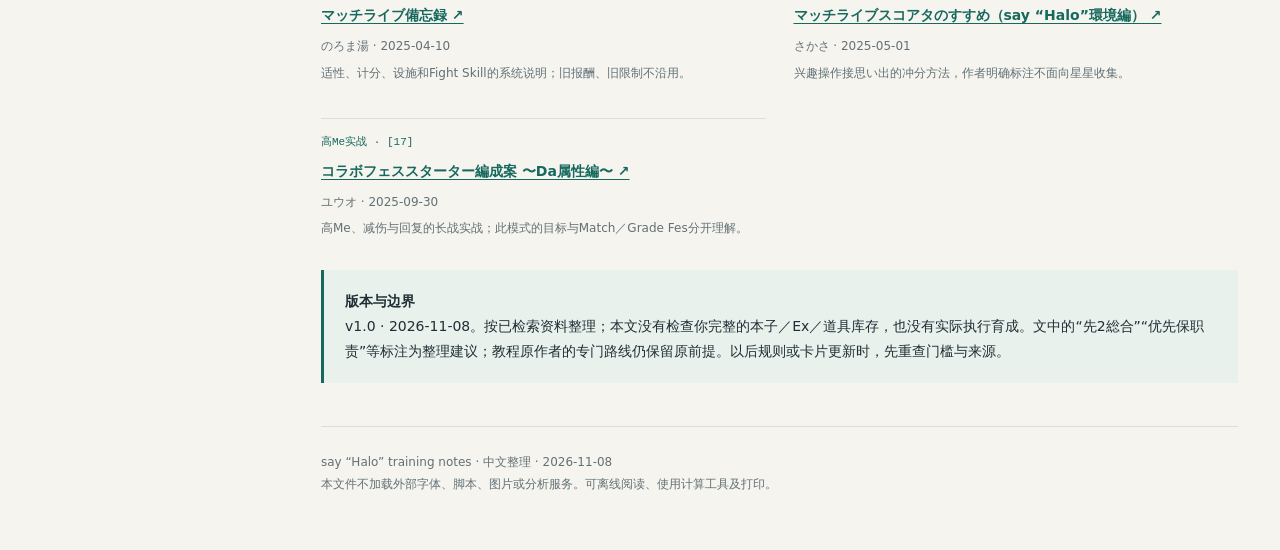
<file: notes/say-halo-training-guide.html>
<!doctype html>
<html lang="zh-CN">
<head>
<meta charset="utf-8"><meta name="viewport" content="width=device-width,initial-scale=1">
<meta name="description" content="enza版闪耀色彩 say Halo 中文育成手册：按输出、Center、Leader、辅助、三色与任务目标选路线，附网上教程来源和离线小工具。">
<link rel="icon" type="image/svg+xml" href="../assets/favicon.svg">
<title>say “Halo” 育成手册 · 从目标选择路线</title>
<style>
:root{color-scheme:light;--bg:#f5f4ef;--paper:#fffefb;--ink:#202e35;--muted:#627176;--line:#d9dfda;--accent:#17685d;--tint:#e8f1ec;--warn:#8b5423;--warnbg:#fbf1df;--mono:ui-monospace,SFMono-Regular,Consolas,monospace}
*{box-sizing:border-box}html{scroll-behavior:smooth;scroll-padding-top:35px}body{margin:0;background:var(--bg);color:var(--ink);font:16px/1.8 system-ui,-apple-system,"Noto Sans CJK SC","Microsoft YaHei",sans-serif}a{color:var(--accent);text-underline-offset:3px}button,input,select{font:inherit}button,select,input[type=number]{border:1px solid var(--line);border-radius:7px;background:var(--paper);color:var(--ink);padding:9px 12px}button{cursor:pointer}button:hover{border-color:var(--accent)}button.primary{background:var(--accent);color:white;border-color:var(--accent)}button:focus-visible,a:focus-visible,input:focus-visible,select:focus-visible,summary:focus-visible{outline:3px solid #81b7ab;outline-offset:4px}label{cursor:pointer}input[type=checkbox]{width:17px;height:17px;accent-color:var(--accent);vertical-align:-3px;margin-right:8px}small,.muted{color:var(--muted)}p{margin:0 0 1em}h1,h2,h3,h4{line-height:1.35;letter-spacing:-.025em}h1{font-size:clamp(34px,4.3vw,58px);max-width:800px;margin:17px 0 23px}h2{font-size:29px;margin:0 0 22px}h3{font-size:21px;margin:0 0 14px}h4{font-size:17px;margin:20px 0 8px}ul,ol{padding-left:1.4em}li{margin:.4em 0}b,strong{font-weight:650}hr{border:0;border-top:1px solid var(--line);margin:30px 0}.layout{display:grid;grid-template-columns:224px minmax(0,1040px);gap:55px;max-width:1400px;margin:auto;padding:0 42px}.sidebar{position:sticky;top:0;align-self:start;height:100vh;overflow:auto;padding:38px 0 24px;border-right:1px solid var(--line)}.brand{font:700 15px/1.5 var(--mono);letter-spacing:.09em;margin-bottom:18px}.sidebar small{display:block;font-size:12px}.sidebar nav{margin:31px 22px 24px 0;display:grid;gap:6px}.sidebar nav a{font-size:14px;text-decoration:none;color:var(--muted);border-left:2px solid transparent;padding:5px 10px}.sidebar nav a:hover,.sidebar nav a.active{border-color:var(--accent);color:var(--accent);background:var(--tint)}.sidebar .tools{display:flex;gap:8px;flex-wrap:wrap;margin-right:16px}.sidebar button{font-size:12px;padding:6px 10px}.content{min-width:0;padding:50px 0 55px}.hero{padding:0 0 39px;border-bottom:1px solid var(--line)}.eyebrow{font:600 12px/1.5 var(--mono);color:var(--accent);letter-spacing:.12em;text-transform:uppercase}.hero .lead{font-size:19px;max-width:780px;color:var(--muted)}.meta{display:flex;flex-wrap:wrap;gap:8px 18px;font-size:12px;color:var(--muted);margin-top:24px}.pill{font-size:12px;display:inline-block;padding:2px 9px;border:1px solid var(--line);border-radius:99px;color:var(--muted)}.intro-grid{display:grid;grid-template-columns:1.4fr 1fr;gap:24px;margin:27px 0}.callout{background:var(--tint);border-left:3px solid var(--accent);padding:19px 21px}.callout p:last-child,.note p:last-child{margin-bottom:0}.note{background:var(--warnbg);color:var(--warn);padding:13px 16px;border-radius:4px;font-size:14px}.smalltext{font-size:14px}.section{padding:43px 0;border-bottom:1px solid var(--line)}.section-intro{max-width:810px;color:var(--muted);margin-top:-10px}.section-num{font:500 13px var(--mono);display:block;color:var(--accent);margin-bottom:12px}.panel{background:var(--paper);border:1px solid var(--line);padding:24px;border-radius:9px}.controls{display:grid;grid-template-columns:1.3fr .8fr 1fr;gap:17px}.controls label,.field-label{display:block;font-size:13px;color:var(--muted)}.controls select{display:block;width:100%;margin-top:5px}.quick-result{margin-top:22px;display:grid;grid-template-columns:1.2fr 1fr;gap:24px}.quick-title{font-size:23px;font-weight:650;margin-bottom:10px}.quick-result dl{margin:0}.quick-result dd{margin:0 0 12px}.jump{display:inline-block;margin-top:7px;font-size:14px}.facts{display:grid;grid-template-columns:repeat(3,1fr);gap:18px;margin:26px 0}.fact{border-top:2px solid var(--accent);padding:15px 0}.fact .value{font-size:25px;line-height:1.4;font-weight:650}.fact p{font-size:14px;color:var(--muted);margin:9px 0}.glossary{display:grid;grid-template-columns:1fr 1fr;gap:8px 26px}.glossary div{padding:12px 0;border-bottom:1px solid var(--line)}.glossary dt{font-weight:650}.glossary dd{margin:4px 0 0;font-size:14px;color:var(--muted)}.table-wrap{overflow-x:auto;margin:20px 0}table{border-collapse:collapse;width:100%;font-size:14px;background:var(--paper)}th,td{text-align:left;border-bottom:1px solid var(--line);padding:12px 15px;vertical-align:top}th{color:var(--muted);background:var(--tint);font-size:12px;font-weight:650}caption{text-align:left;font-weight:650;margin-bottom:9px}tr:last-child td{border-bottom:0}.refs{font:12px/1.5 var(--mono);color:var(--muted);white-space:nowrap}.refs a{text-decoration:none}.route-summary{font-size:14px}.flow{list-style:none;counter-reset:step;padding:0;margin:25px 0}.flow>li{counter-increment:step;display:grid;grid-template-columns:42px 1fr;gap:14px;padding:18px 0;border-bottom:1px solid var(--line);margin:0}.flow>li:before{content:counter(step,decimal-leading-zero);color:var(--accent);font:500 17px var(--mono);padding-top:4px}.flow h3{font-size:18px;margin:0 0 6px}.flow p{font-size:15px;margin:0}.recipe{display:grid;grid-template-columns:.8fr 1.6fr;gap:31px;padding:28px 0;border-top:1px solid var(--line);scroll-margin-top:35px}.recipe.selected{border-top:3px solid var(--accent);background:var(--tint);padding:27px 20px;margin:0 -20px;border-radius:0 0 7px 7px}.recipe-top h3{margin-top:10px;font-size:23px}.deck{color:var(--muted);font-size:14px}.recipe ol{margin-top:7px}.recipe li,.recipe dd,.recipe p{font-size:14px}.recipe dt{font-size:13px;font-weight:650;color:var(--accent)}.recipe dd{margin:3px 0 13px}.two-col{display:grid;grid-template-columns:1fr 1fr;gap:25px}.two-col p,.two-col li{font-size:14px}.calc-labels{display:grid;grid-template-columns:repeat(6,1fr);gap:10px;margin:16px 0}.calc-labels label{font-size:12px;color:var(--muted)}.calc-labels input{display:block;width:100%;margin-top:4px;padding:8px}.calc-options{display:flex;gap:17px;flex-wrap:wrap;align-items:center}.calc-options label{font-size:13px}.calc-options select{padding:6px 9px}.answer{padding:17px 20px;background:var(--tint);margin:16px 0 8px}.answer strong{font-size:24px;line-height:1.4}.answer p{margin:5px 0 0;font-size:14px}.answer.warn{background:var(--warnbg);color:var(--warn)}.formula{font:14px/1.7 var(--mono);overflow-wrap:anywhere;padding:15px 18px;background:var(--paper);border:1px solid var(--line);margin:18px 0}.mini-table td,.mini-table th{padding:8px 11px}.checklist{list-style:none;padding:0;display:grid;gap:9px}.checklist label{display:block;border:1px solid var(--line);background:var(--paper);border-radius:5px;padding:10px 13px;font-size:14px}.checklist input:checked+span{color:var(--muted);text-decoration:line-through}.check-progress{font-size:13px;color:var(--accent)}details{border-bottom:1px solid var(--line);padding:15px 0}summary{cursor:pointer;font-weight:600;font-size:15px}details p{font-size:14px;margin:12px 0 0}.sources{list-style:none;padding:0;display:grid;grid-template-columns:1fr 1fr;gap:20px 28px}.sources li{padding:15px 0;border-top:1px solid var(--line);margin:0;scroll-margin-top:35px}.sources a{font-size:14px;font-weight:600}.sources p{font-size:12px;color:var(--muted);margin:6px 0}.sources small{font-size:12px;line-height:1.6;display:block}.source-type{font:11px var(--mono);color:var(--accent);margin-bottom:8px}.footer{font-size:12px;color:var(--muted);padding-top:25px}.source-note{font-size:13px;color:var(--muted)}.noscript{padding:14px;background:var(--warnbg)}
body.dark{color-scheme:dark;--bg:#172024;--paper:#1e2a2e;--ink:#e1e7e4;--muted:#a8b7b7;--line:#3b4b4c;--accent:#96d4bf;--tint:#243c36;--warn:#ead4a9;--warnbg:#3b3224}body.dark button.primary{background:#267d6b;color:#fff}
@media(max-width:1100px){.layout{grid-template-columns:185px minmax(0,1fr);gap:30px;padding:0 24px}.recipe{grid-template-columns:1fr;gap:8px}.recipe-top .deck{margin-bottom:8px}.controls{grid-template-columns:1fr 1fr}.controls label:first-child{grid-column:1/-1}}
@media(max-width:760px){body{font-size:15px}.layout{display:block;padding:0 20px}.sidebar{position:static;height:auto;padding:20px 0;border-right:0;border-bottom:1px solid var(--line)}.sidebar nav{display:flex;flex-wrap:wrap;gap:4px;margin:15px 0}.sidebar nav a{font-size:12px;padding:4px 6px;border:0}.sidebar .brand{margin-bottom:4px}.sidebar small{display:none}.content{padding-top:29px}.intro-grid,.quick-result,.two-col,.sources,.glossary{grid-template-columns:1fr}.facts{gap:14px}.fact .value{font-size:21px}.fact p{font-size:12px}.section{padding:33px 0}.panel{padding:18px}.calc-labels{grid-template-columns:repeat(3,1fr)}h2{font-size:25px}.recipe.selected{margin:0 -10px;padding:24px 10px}.hero{padding-bottom:25px}}
@media print{*{scroll-margin:0!important}html{scroll-padding:0}body,body.dark{background:white!important;color:#172024!important;font-size:10pt;--ink:#172024;--paper:#fff;--muted:#4b585e;--line:#cbd1d0;--accent:#17685d;--tint:#eef4f0;--warn:#79521d;--warnbg:#faf3e5}.layout{display:block;max-width:none;padding:0}.sidebar,.no-print{display:none!important}.content{padding:0}.hero{padding-top:0}h1{font-size:30pt}h2{font-size:19pt}.section{padding:22px 0;break-inside:auto}.panel,.recipe,.flow>li,.sources li,.callout{break-inside:avoid}.recipe.selected{background:none;border-width:1px;margin:0;padding:28px 0}.recipe{grid-template-columns:.7fr 1.5fr}.sources{grid-template-columns:1fr 1fr}.table-wrap{overflow:visible}details>:not(summary){display:block!important}summary{list-style:none}a{color:inherit;text-decoration:none}th,td{padding:7px 9px}.controls{display:none}.quick-result{margin-top:0}.source-type{font-size:8pt}.sources a[href^=http]:after{content:'  ' attr(href);display:block;font-size:7pt;font-weight:400;overflow-wrap:anywhere}.meta{font-size:8pt}@page{size:A4;margin:16mm}}
</style>
</head>
<body>
<div class="layout">
<aside class="sidebar"><a href="../index.html" style="display:inline-block;font-size:12px;margin-bottom:20px;text-decoration:none">← MatryoshkaLJY · 返回首页</a><div class="brand">say “Halo”<br>TRAINING NOTES</div><small>enza版《闪耀色彩》<br>中文育成手册 · 2026.11</small><nav aria-label="章节导航">
<a href="#start">01 先选育成目标</a><a href="#basics">02 机制与术语</a><a href="#flow">03 第一次跑2総合</a><a href="#recipes">04 六类偏向教程</a><a href="#advice">05 Advice预算</a><a href="#resources">06 属性、SP与上限</a><a href="#books">07 本子与能力</a><a href="#modes">08 按模式调整</a><a href="#check">09 完成检查与排错</a><a href="#sources">10 原文与阅读顺序</a>
</nav><div class="tools no-print"><button id="printBtn" type="button">打印／存为PDF</button><button id="themeBtn" type="button" aria-pressed="false">深色阅读</button></div></aside>
<main class="content">
<header class="hero"><span class="eyebrow">A practical field guide</span><h1>从育成目标，<br>选一条合适的路线。</h1><p class="lead">say “Halo” 中文育成手册。把网上教程里的术语、路线分歧和操作顺序，整理成可以边玩边查的说明。</p><div class="meta"><span>核实日期 2026-11-08</span><span>适用 enza版《アイドルマスター シャイニーカラーズ》</span><span>单文件 · 离线可用 · 原文链接需联网</span></div></header>
<div class="intro-grid"><div class="callout"><b>第一次使用</b><p>先练出一位“职责和两张LS都正确”的成品，再追求高属性和更完整的本子。下面先学标准2総合，再按Ce、Le、输出或辅助的瓶颈换路线。</p><span class="source-note">路线选择是根据多篇教程归纳的建议；条件、材料与最终数值要在自己的育成UI中确认。</span></div><div class="note"><b>先识别旧攻略</b><p>2025-03-19，「歌姫／プロダンサー／トップモデル」的最大アピール值增益从100%调整为20%。实装初期的高倍率演示不能直接照搬。<span class="refs"><a href="#s1">[1]</a></span></p></div></div>
<noscript><p class="noscript">当前关闭了JavaScript。所有正文、表格和来源仍可阅读；路线选择、计算与进度保存需要开启JavaScript。</p></noscript>
<details><summary>阅读前的术语速查：LS、被动、Ex、本子</summary><p><b>LS（ライブスキル）</b>是实战行动用的技能；<b>被动（パッシブ）</b>是在条件成立时判定触发的增益。<b>P卡</b>是要育成的角色卡，<b>S卡</b>是提供支援能力与面板的卡；<b>Ex</b>是出发前装备的附加效果。</p><p><b>知识本</b>是提高初始属性的携带道具；<b>ノウハウブック</b>是让能力进入本轮学习列表的“本子”，两者各有用途。正文的2／3総合则指合同练习次数，不是两色／三色育成。[2][6][8][13]</p></details>

<section class="section" id="start"><span class="section-num">01 / START WITH A ROLE</span><h2>先选目标，再看路线</h2><p class="section-intro">“Vi特化”描述要练什么属性；“Ce／Le／辅助”描述实际职责。两者需要同时考虑。Match Live里的Vo／Da位置也可以育成Vi。</p>
<div class="panel"><div class="controls"><label for="role">育成偏向<select id="role"><option value="output">Vo／Da／Vi 输出</option><option value="center">Ce／思い出</option><option value="leader">Le／高Me</option><option value="support">辅助／SP／被动</option><option value="multicolor">三色／关键词／做本</option><option value="mission">单属性2500任务</option></select></label><label for="attr">主属性<select id="attr"><option value="Vi">Vi / Visual</option><option value="Vo">Vo / Vocal</option><option value="Da">Da / Dance</option></select></label><label for="mode">主要用途<select id="mode"><option value="match">Match Live 拿星</option><option value="fes">Grade Fes</option><option value="score">Match Live 冲分</option><option value="general">通用／任务</option></select></label></div><div class="quick-result" aria-live="polite"><div><div class="quick-title" id="quickTitle">Vi输出：先用2総合建立成品</div><p id="quickRoute">上限、两张LS和关键被动能兼顾时，2総合更容易作为第一次练习；存在明确缺口时再比较3総合。</p><a class="jump" id="quickJump" href="#recipe-output">查看对应教程 ↓</a></div><div><b>本次最应确认</b><p id="quickCheck">两张LS是否都能服务Vi路线，以及主属性与副属性的上限。</p><small id="quickMode">拿星要照顾每个出手回合；先避免固定弱回合，再比较总分上限。</small></div></div></div>
<p class="source-note">通用起点结合[4][5][6]；模式取舍结合[14][15][16]。下方六类教程可全部阅读。</p>
</section>

<section class="section" id="basics"><span class="section-num">02 / THE SYSTEM</span><h2>先把三个“队伍”分清</h2><div class="facts"><div class="fact"><div class="value">P＋S卡编组</div><p>开始育成时选择。决定可以学的面板、支援能力与上限；要核对实际凸数和同名限制。</p></div><div class="fact"><div class="value">育成中的チーム</div><p>通过勧誘组成，影响Advice、完成度、知名度和LINK改写。它不是最后的五人战斗阵容。</p></div><div class="fact"><div class="value">成品Fes五人队</div><p>结束育成后编成。位置、两张装备LS、被动条件和模式规则在这里一起决定结果。</p></div></div>
<dl class="glossary"><div><dt>アドバイス / Advice</dt><dd>合同练习的材料。Best可替代其他种类；普通成功演出也会提供Best。不要与G.R.A.D.的ひらめき混为同一库存。</dd></div><div><dt>2総合、3総合</dt><dd>指一轮育成里选择「総合能力強化練習」的次数。次数更多，会占用更多周数与Advice。</dd></div><div><dt>8-2、6-3</dt><dd>常见写法：S2剩余8周／6周时转入合同练习，最终做2次／3次総合。各作者有细节差别，先看其定义。</dd></div><div><dt>解散 / 離脱</dt><dd>从育成チーム移出成员。单人状态更容易提高完成度和后续收益；LINK改写路线要另外安排。</dd></div><div><dt>成長点 ≠ 实际属性</dt><dd>歌唱力／安定感／表現力／集中力／団結力是点数。需要在成長或振り返り中换成属性、SP、能力或技能。</dd></div><div><dt>キーワード ≠ 学到能力</dt><dd>关键词是一种成品标记。继承了本子、可以学能力、已花点数学会、最终条件成立，要分别检查。</dd></div></dl><p class="source-note">机制解释据[2][3][12]归纳。关键词及能力详情见[13]。</p>
<div class="table-wrap"><table><caption>常用资源的对应关系</caption><thead><tr><th>想提高</th><th>主要点数</th><th>偏向该色的基础操作</th><th>需要一起顾及</th></tr></thead><tbody><tr><td>Vo</td><td>歌唱力</td><td>Vocalレッスン；ラジオ效率咨询关联Vo</td><td>Vo上限、LS、被动</td></tr><tr><td>Da</td><td>安定感</td><td>Danceレッスン；トーク效率咨询关联Da</td><td>Da上限、LS、被动</td></tr><tr><td>Vi</td><td>表現力</td><td>Visualレッスン；雑誌效率咨询关联Vi</td><td>Vi上限、LS、被动</td></tr><tr><td>Me／SP</td><td>集中力／団結力</td><td>先核对兑换与能力的共同消耗</td><td>Me上限与必要SP预留</td></tr></tbody></table></div><p class="source-note">这是选资源时的简化映射，不表示一个行动只给一种点数。[1][8][12]</p>
</section>

<section class="section" id="flow"><span class="section-num">03 / YOUR FIRST TWO-TRAINING RUN</span><h2>第一次跑：标准2総合</h2><p class="section-intro">下面是“无LINK改写、先强练一次、末段2総合”的入门框架。不是每周固定点同一活动的宏；每场先读成功率、奖励与自己缺的资源。</p>
<div class="formula">S1 4周 → S2 8周 → 合宿2周 → First Live → S3 8周 → 合宿2周 → Final Live</div>
<ol class="flow"><li><div><h3>出发前：写好成品需求</h3><p>列出位置、主属性、两张LS、关键被动和所需上限。P-Ex优先补初始属性；S-Ex可先用絆帮助Excellent。第一次可用絆道具提高开局稳定性，高数值路线再比较知识本。<span class="refs"><a href="#s6">[6]</a><a href="#s3">[3]</a></span></p></div></li>
<li><div><h3>S1：按“有效Advice”选行动</h3><p>基础総合路线优先Vo／Da／Vi／Me／ひらめき与Best，观察滞在和Excellent；每周勧誘。库存总数很高，也可能是种类不对。S1结束继承所带的一册本，随后仍需花点数学能力。<span class="refs"><a href="#s2">[2]</a><a href="#s3">[3]</a></span></p></div></li>
<li><div><h3>S2起步：凑够材料再转入单人强练</h3><p>常见8-2起点需要20个有效Advice，7-2需要21个；先检查能否把第一次强练做至效率100%。转路后移出不需保留的成员，再做一次强练提高完成度。材料偏科或未够时，按第05节预算调整。<span class="refs"><a href="#s3">[3]</a><a href="#s4">[4]</a></span></p></div></li>
<li><div><h3>S2后段与第一次合宿：连续成功演出</h3><p>用成功的普通オデ／ライブ收点、Best和亲爱度。先用必要能力与技能改善成功率，再按需加属性。若S3计划拿「七彩メモリーズ／歌姫楽宴」，S2结束时通常先备到5万粉丝，后面继续涨到50万。<span class="refs"><a href="#s6">[6]</a><a href="#s4">[4]</a></span></p></div></li>
<li><div><h3>First Live：先判断缺什么</h3><p>看当前资源决定选特化、Leader或其他场次。首次成功的类型会在Final出现对应的「＋」。Ce育成也可以选主属性场；名字相同不等于收益最合适。<span class="refs"><a href="#s2">[2]</a><a href="#s5">[5]</a></span></p></div></li>
<li><div><h3>S3：上限、加速与能力之间做选择</h3><p>先补挡住成长的上限，再按实际职责安排奖励。需要反复思い出／CA时比较七彩歌姫；只需一次思い出或Match固定回忆时，不自动把这两场当必修课。普通演出成功率尽量稳定，留下末次合宿的两周。<span class="refs"><a href="#s4">[4]</a><a href="#s5">[5]</a><a href="#s14">[14]</a></span></p></div></li>
<li><div><h3>最后合宿：2次総合，随后Final与结算</h3><p>先把Vo／Da／Vi实际属性都升到至少1000，确认「総合能力強化練習」已出现，依次做2次。Final前看资源缺口，结束后预留必要技能／能力，再分配剩余点。最后核对装备的两张LS。<span class="refs"><a href="#s3">[3]</a><a href="#s6">[6]</a></span></p></div></li></ol>
<p class="note">旧文章把最后合宿写成“S4”的情况不少。本手册按现行UI的3个シーズン＋两次合宿标记，避免误以为还有完整的第4个八周季节。[1][8]</p>
</section>

<section class="section" id="recipes"><span class="section-num">04 / SIX BUILD DIRECTIONS</span><h2>按偏向查具体教程</h2><p class="section-intro">同一角色可以练出不同成品。先按用途定优先顺序，再决定多一次総合是否值得。以下是教程归纳与操作建议，不是保证能达成的属性承诺。</p>
<article class="recipe" id="recipe-output"><div class="recipe-top"><span class="eyebrow">育成偏向</span><h3>Vo／Da／Vi 输出</h3><p class="deck">先2総合；上限挤占被动时比较3総合</p></div><div><p><b>优先顺序</b><br>主属性 → 两张实用LS → 条件成立的被动 → 副属性门槛</p><ol><li>开局先确认当前凸数能开的上限与技能面板。</li><li>按通用流程收Advice并进入成功率稳定的连续演出。</li><li>S3优先补阻挡成品目标的上限，再安排主属性收益或必要能力。</li><li>结束时先留出两张LS和关键被动的SP，再把剩余资源投入主属性。</li></ol><dl><dt>First／Final</dt><dd>特化属性优先；成功率或资源不足时先补缺口。<br>比较对应Final＋的收益，并按实际位置选需要的能力。</dd><dt>S卡职责</dt><dd>主属性上限、两张LS的来源、有效被动；再补缺的副属性上限与Advice供给。</dd><dt>本子方向</dt><dd>对应位置适正、伤害与基础能力加成；需要三幻神时核对三色编成值。</dd></dl><p class="note">副属性上限不足时，点数再多也达不到目标。不要为固定“全同色S卡”放弃必要上限。</p><span class="refs"><a href="#s4">[4]</a> <a href="#s5">[5]</a> <a href="#s6">[6]</a></span></div></article><article class="recipe" id="recipe-center"><div class="recipe-top"><span class="eyebrow">育成偏向</span><h3>Ce／思い出</h3><p class="deck">无LINK改写先2総合；三色伤害或改LINK再比较3総合</p></div><div><p><b>优先顺序</b><br>思い出Lv.5 → 实际追击／PLUS条件 → 相关属性 → 必要加速</p><ol><li>查看P卡思い出本体、追击、LINK／PLUS要求。</li><li>通过连续成功的普通オデ／ライブ累计亲爱度，结束前确认100／Lv.5。</li><li>单色追击先顾该色；三属性追击按技能实际需求保留三色。</li><li>改写LINK时为勧誘、完成度恢复和最后确认留周数。</li></ol><dl><dt>First／Final</dt><dd>按需要的属性点、上限和最终能力决定；育成Ce不等于必须选Center场。<br>主属性不足可比较特化Final＋；需要特定位置能力再按其条件选。</dd><dt>S卡职责</dt><dd>上限与思い出体系的被动优先；需要连续CA时再留位置给加速。</dd><dt>本子方向</dt><dd>Ce适正、基础能力与思い出伤害相关能力；加速需求按整队和目标回合计算。</dd></dl><p class="note">思い出Lv.5、思い出ゲージ、チャージアピール是三件事。等级够不等于开场就能CA。</p><span class="refs"><a href="#s5">[5]</a> <a href="#s12">[12]</a> <a href="#s13">[13]</a></span></div></article><article class="recipe" id="recipe-leader"><div class="recipe-top"><span class="eyebrow">育成偏向</span><h3>Le／高Me</h3><p class="deck">通用Le先2総合；高Me专用再考虑ラジオ路线</p></div><div><p><b>优先顺序</b><br>满足生存 → 关键被动 → 位置能力 → 自己的行动价值</p><ol><li>先从实战确定是Me总量、承伤还是回复不足。</li><li>常规Le沿用2総合，保留集中力给Me和必要能力。</li><li>需明显提高Me时，再计划广播3次、ラジオ効率相談与合宿广播。</li><li>复盘生存后再增加伤害，不只看面板Me。</li></ol><dl><dt>First／Final</dt><dd>Leader场可作为起点，仍要核对当前点数与成功率。<br>Leader或缺口属性二选一比较；“育成Le”不是强制两场都选Leader。</dd><dt>S卡职责</dt><dd>Me上限与续航、关键被动；高Me路线再重视广播／体力支持。</dd><dt>本子方向</dt><dd>Leader适正、オールラウンダー等适正类；ロールモデル与Me相关能力按已有资源取舍。</dd></dl><p class="note">高Me会影响背水和自然加速。低Me专用队与长战续航队应分别育成。</p><span class="refs"><a href="#s4">[4]</a> <a href="#s7">[7]</a> <a href="#s10">[10]</a> <a href="#s17">[17]</a></span></div></article><article class="recipe" id="recipe-support"><div class="recipe-top"><span class="eyebrow">育成偏向</span><h3>辅助／SP／被动</h3><p class="deck">先2総合；副属性上限缺口大时比较3総合</p></div><div><p><b>优先顺序</b><br>两张功能LS → 成立的被动 → 必要SP → 属性／Me</p><ol><li>给自己写清职责：铺Buff、回复、加速、兴趣操作或履历。</li><li>列出必须拿的技能及到达面板所需SP。</li><li>每个重点被动核对指定成员、Me、回合、回复次数。</li><li>成功率用的临时技能与最终装备LS分开核对。</li></ol><dl><dt>First／Final</dt><dd>Leader或缺的属性；看最后分配而非位置名称。<br>同上；需要哪项位置能力就查它实际生效的位置。</dd><dt>S卡职责</dt><dd>先按LS、被动、关键凸数选卡，再把上限与Advice补齐。</dd><dt>本子方向</dt><dd>支援全队的能力、思い出加速与位置适正；以当前队伍为前提。</dd></dl><p class="note">団結力不是可以无限兑换的独立资源。盲买被动会挤占其他成品需求。</p><span class="refs"><a href="#s6">[6]</a> <a href="#s9">[9]</a> <a href="#s10">[10]</a></span></div></article><article class="recipe" id="recipe-multicolor"><div class="recipe-top"><span class="eyebrow">育成偏向</span><h3>三色／关键词／做本</h3><p class="deck">2総合先试；缺副属性点数或上限时比较3総合</p></div><div><p><b>优先顺序</b><br>目标关键词 → 素值／上限 → 所需能力 → 发现场景</p><ol><li>先分清是在做战斗成品，还是要让关键词／ノウハウ发现场景成立。</li><li>战斗触发可检查编成值；获得三色关键词需要三色素值分别2000。</li><li>三色成长受上限限制，开局就核对P／S面板。</li><li>想做本时逐项查发现场景，避免直接套战斗成品的结束方式。</li></ol><dl><dt>First／Final</dt><dd>按最缺的资源选择，不为“三色”机械选Center。<br>结束前核对三色素值和关键词；发现场景按原文要求执行。</dd><dt>S卡职责</dt><dd>三色上限与Advice供给优先；同名限制也会影响能用的支援。</dd><dt>本子方向</dt><dd>先用现有本试跑；本育成与製本分别设目标。</dd></dl><p class="note">有本且成功继承，只表示可以学习；不等于已花点数习得，也不保证再次写进新本。</p><span class="refs"><a href="#s9">[9]</a> <a href="#s12">[12]</a> <a href="#s13">[13]</a></span></div></article><article class="recipe" id="recipe-mission"><div class="recipe-top"><span class="eyebrow">育成偏向</span><h3>单属性2500任务</h3><p class="deck">对应お仕事3次 → 最后合宿效率咨询×2</p></div><div><p><b>优先顺序</b><br>初始值 → 上限 → 主属性点 → 任务判定</p><ol><li>按作者示例，目标初始属性达到200，再准备最终2500所需上限。</li><li>S1执行对应お仕事至少3次，以解锁对应效率咨询。</li><li>中段通过成功演出收点和Best Advice，并尽早提高完成度。</li><li>最后合宿两次效率咨询，核对主属性已达到任务要求。</li></ol><dl><dt>First／Final</dt><dd>用能补主属性资源的场次；成功率先确认。<br>比较主属性Final＋，结束时把主属性点转成实际属性。</dd><dt>S卡职责</dt><dd>先凑上限，再凑用于稳定演出的技能；不强求三色战斗本。</dd><dt>本子方向</dt><dd>按任务数值选初始属性加成；高完成度战斗本不是前提。</dd></dl><p class="note">该路线适合数值任务；用它代替完整五人战斗育成，会缺其他职责。</p><span class="refs"><a href="#s8">[8]</a></span></div></article>
<details><summary>高Me分支：广播路线具体怎么走？</summary><p>这是ユウオ在Colabo Fes中采用的“ラジオ＋3総合”，比标准2総合更重视Me和体力准备。[17]</p><ol class="smalltext"><li><b>S1～S2：</b>收集ラジオ効率相談与3総合所需Advice，同时至少做3次广播。计划S2内解散，再以100%效率做广播咨询；它消耗Vo×3＋お仕事×5，不能沿用上面的强练预算。</li><li><b>第一次合宿：</b>两周广播。提前留够体力／回复道具；广播滞在Ex可帮助找人。作者的Me高值案例依赖合宿Perfect，不能当作稳定下限。</li><li><b>First Live：</b>作者选Visual来补广播较缺的表現力；自己的S卡或目标不同，就按缺口调整。</li><li><b>S3～末次合宿：</b>先成功演出，S3剩1周时确保三色实际属性≥1000，连同合宿共做3次総合；Final再补缺的属性。材料不足可先做2総合的过渡成品。</li></ol><p>Match只为解决生存问题时，先试通用Le路线。是否值得投入广播重练，应由试打后的Me缺口决定。[17]</p></details>
<div class="callout smalltext"><b>为什么Ce也有人推荐2総合？</b><p>綿貫狸更强调3総合为Ce／特化补足资源；シータ则展示了借助副属性上限、保留更多演出周数的2総合Ce。两者的S卡组成、目标能力和LINK需求不同。先找自己缺的是“点数”“上限”“被动栏”还是“周数”，再选路。[4][5]</p></div>
</section>

<section class="section" id="advice"><span class="section-num">05 / ADVICE BUDGET</span><h2>把Advice算对，再追3総合</h2><p>基础强练使用对应属性Advice×3、Me×2、ひらめき×2；每次総合需要Vo／Da／Vi／Me／ひらめき各3。Best补缺种类。普通成功オデ／ライブ会给Best，First／Final不计入。<span class="refs"><a href="#s1">[1]</a></span></p>
<div class="panel"><h3>标准路线预算检查</h3><p class="smalltext muted">仅用于“第一次强练7个Advice＋末段n次総合”，无LINK改写、无效率咨询。请填转入第一次强练之前的库存。未来场次按全部成功估算。</p><div class="calc-options"><label for="weeks">S2当前剩余周数 <select id="weeks"><option>8</option><option>7</option><option>6</option><option>5</option><option>4</option><option>3</option><option>2</option><option>1</option></select></label><label for="totalTrain">目标総合次数 <select id="totalTrain"><option>2</option><option>3</option><option>4</option></select></label><label for="opening">第一次强练 <select id="opening"><option value="Vi">表現力 / Vi</option><option value="Vo">歌唱力 / Vo</option><option value="Da">安定感 / Da</option></select></label></div>
<div class="calc-labels"><label>Vo<input id="adVo" type="number" min="0" max="999" value="4"></label><label>Da<input id="adDa" type="number" min="0" max="999" value="3"></label><label>Vi<input id="adVi" type="number" min="0" max="999" value="5"></label><label>Me<input id="adMe" type="number" min="0" max="999" value="4"></label><label>ひらめき<input id="adIn" type="number" min="0" max="999" value="4"></label><label>Best<input id="adBest" type="number" min="0" max="999" value="0"></label></div>
<div class="answer" id="adviceResult" aria-live="polite"></div><p class="source-note">基础推导据[1][3][4]。本工具仅算材料，不模拟成功率、成长点、上限、完成度或需要的具体演出。效率不足或演出失败后应重新预算。</p></div>
<div class="two-col" style="margin-top:24px"><div><h3>多一次総合的代价</h3><p>额外一次既要15个Advice，也通常会替换掉一次可拿Best的演出。因此同一转路时点，常规预算通常增加16个。3／4総合还会压缩S3可学能力的周数。[3]</p><p>第一次不必为晚一周转路立刻重开。2026年ごっさん的教程提供“先解散做合同练习、后续好滞在再补Advice”的分支，主要方案依赖ベストアドバイスマスタリー++；属于进阶路线。[7]</p></div><div><h3>什么时候真的值得换路线？</h3><ul><li>2総合副属性点数不足，且不想占用S位补上限／资源。</li><li>Ce追击吃三色，副属性带来的收益有明确用途。</li><li>LINK改写需要重排招募与训练，标准周数不再适用。</li><li>只有“多一次总合感觉更强”时，先比较损失的演出奖励。</li></ul><p class="source-note">判断建议由[4][5][7]交叉整理。</p></div></div>
<div class="table-wrap"><table><caption>末段周数怎么留（无LINK改写的基础排法）</caption><thead><tr><th>目标</th><th>総合的安排</th><th>S2剩8周转路时的材料起点</th></tr></thead><tbody><tr><td>2総合</td><td>S3尽量做8次成功演出；最后合宿做2次総合</td><td>20个有效Advice</td></tr><tr><td>3総合</td><td>S3剩1周开始総合；再用最后合宿2周</td><td>36个有效Advice</td></tr><tr><td>4総合</td><td>S3剩2周开始総合；再用最后合宿2周</td><td>52个有效Advice</td></tr></tbody></table></div><p class="source-note">由[3][4]的材料与周数关系推算；均含最初一次7材料强练，并假设其他周全部成功演出。S2晚一周转路，起点就多1个；例如6-3为38个。训练前须已达三色1000。高Me广播、效率咨询或LINK改写请另算。</p>
</section>

<section class="section" id="resources"><span class="section-num">06 / STATS, CAPS & SP</span><h2>三种门槛，分别检查</h2><div class="table-wrap"><table><thead><tr><th>在做什么</th><th>看哪种数值</th><th>实际含义</th></tr></thead><tbody><tr><td>使用本子里的三幻神能力</td><td>战斗编成时的相应属性≥2000</td><td>前提是已经学到该能力；基础能力加成可以帮助满足触发门槛。</td></tr><tr><td>获得歌姫／プロダンサー／トップモデル关键词</td><td>相应属性的素值≥2000</td><td>基础能力加成不能代替关键词的素值条件。</td></tr><tr><td>让総合能力強化練習能力生效</td><td>同时拥有上述三个关键词</td><td>与是否点过多次総合不同；三色素值门槛需要分别满足。</td></tr></tbody></table></div><p class="source-note">三种情况及削弱后的能力值据[12][13]核对。三幻神还有“前后回合属性变化”带来的强化过程，面板达2000并不等于第一回合已满效果。</p>
<div class="panel"><h3>“编成值2000”保守预算</h3><div class="calc-options"><label><input type="checkbox" id="base3">已学基础能力＋3%</label><label><input type="checkbox" id="base6">已学基础能力＋6%</label></div><div id="statResult" class="answer" aria-live="polite"></div><p class="source-note">按“目标÷(1＋已选加成)”向上取整，只用于预留属性。部分攻略因游戏取整写1834，本手册在＋3%与＋6%同时具备时按1835保守预算。位置、设施等其他加成未计入；最终以编成UI为准。关键词仍需素值2000。[1][3][12]</p></div>
<div class="two-col" style="margin-top:25px"><div><h3>缺属性：先判定是不是缺上限</h3><p>资源点够而属性升不上去，优先检查成长上限和P／S面板。TOP类演出可以解锁相应属性的上限能力；主属性可成长的次数也有限。单属性2500案例需要同时准备初始值和额外上限。[6][8]</p><p>任务路线示例是初始值200＋成长2300达到2500；初始上限500＋成长扩张1400＋现场上限100＝2000，还需要其他来源补足约500上限。这是该案例的准备模型，具体加入P等级、Ex等后应重算。[8]</p></div><div><h3>缺SP：先算“必修清单”</h3><p>两张LS、关键金被动与上限面板都要SP。先把到达必修面板的连线成本算进去，再兑换SP；后续新拿的资源仍可补属性。[6]</p><p>生存型Le还要给Me留集中力；Ce或主输出别为了多拿一个小增益而破坏关键属性门槛。辅助角色则可以先完成技能与被动职责，再追加面板。[5][10]</p></div></div>
<details><summary>本子还没做好，能不能先练？</summary><p>可以先用手边已有的一册本练习流程。先确认LS和职责，再补本子。要继承的能力若本中没有，达到编成值2000也不会自动变成“已经学会”。现场获得关键词、能力发现场景及新本记录又是另外的目标。[9][12][13]</p></details>
</section>

<section class="section" id="books"><span class="section-num">07 / PREPARE THE RIGHT BOOK</span><h2>先做可复用的本，再做专用本</h2><p>はろらぼ的入门建议是先准备Le与Ce两类本，其他位置先复用，再慢慢分出主输出和辅助专用本。实际收集从自己已拥有的能力起步，不要求一次填满所谓“毕业模板”。<span class="refs"><a href="#s9">[9]</a></span></p>
<div class="table-wrap"><table><caption>本子／能力的选择方向（整理建议）</caption><thead><tr><th>成品职责</th><th>先看哪些功能</th><th>条件要再查什么</th></tr></thead><tbody><tr><td>Le</td><td>Leader／オールラウンダー适正；生存；ロールモデル</td><td>实际放Le才能兑现的位置效果；Me是否破坏背水／加速计划</td></tr><tr><td>Ce</td><td>Ce适正、基础能力、思い出相关能力</td><td>追击的属性、连续思い出的需求、CA条件</td></tr><tr><td>主输出</td><td>对应属性与位置能力、基础能力、有效增益</td><td>它自己是否真的出手、哪一回合需要火力</td></tr><tr><td>辅助</td><td>条件成立的团队增益、加速、需要的适正</td><td>指定成员／团数、回复次数、目标回合能否满足</td></tr></tbody></table></div><p class="source-note">据[9][10]按功能重新组织，具体本子需要随队伍改变。不是照抄四套固定能力清单。</p>
<div class="two-col"><div><h3>继承、习得、发现场景</h3><p>Halo在S1后从所带的一册本继承，之后还要支付点数学会。高等级ノウハウ有成本优势，所以低等级本可过渡，高等级本用于逐步减少育成压力。[2][12]</p><p>育成中学到的技能，不保证以后都能继续写进新本。做本要按各能力发现场景安排；战斗成品的路线与结束方式可能不适合直接拿来製本。[13]</p></div><div><h3>别把条件能力当常驻</h3><p>例如「昂揚」有单属性履历前提，多属性LS或思い出可能使条件失效；「パッシブスキル延長」会改变实战触发与计划。它们应服务具体队伍，而不是默认全员必带。[9][10]</p><p>LINK改写也占用育成资源。先确认值得改、改给谁、目标回合是否真的有履历，再按相应教程重排周数。[3][5]</p></div></div>
<div class="callout smalltext"><b>4総合与极限路线</b><p>等2／3総合已稳定，再考虑4総合、多人LINK改写或效率咨询现场调配。它们不是所有位置的升级版。需要精算时可从作者原文进入模拟器，本手册仅提供预算检查，不复刻完整模拟器。<span class="refs"><a href="#s3">[3]</a><a href="#s4">[4]</a><a href="#s11">[11]</a></span></p></div>
</section>

<section class="section" id="modes"><span class="section-num">08 / MATCH THE MODE</span><h2>相同育成，不同验收标准</h2><div class="table-wrap"><table><thead><tr><th>用途</th><th>结束育成前多查一步</th><th>常见取舍</th></tr></thead><tbody><tr><td>Match Live 拿星</td><td>每人两张LS都可用；前后段被动有机会成立；保持足够Me。</td><td>照顾固定弱回合。出手位置名不强迫输出属性。</td></tr><tr><td>Match Live 冲分</td><td>兴趣操作、思い出与本期行动顺序能否衔接。</td><td>允许更多资源集中在关键爆发；不直接等同拿星方案。</td></tr><tr><td>Grade Fes</td><td>角色、目标回合、LS／LINK／PLUS／CA与计分任务。</td><td>先看当前队伍和规则；生存、背水、加速可能要求相反的Me。</td></tr><tr><td>长战／高Me</td><td>总Me、回复／减伤／回避与承伤效果。</td><td>Colabo Fes文章可参考续航育成，模式打法需另查。</td></tr><tr><td>2500数值任务</td><td>实际属性、上限和任务判定。</td><td>可以为单项数值放弃战斗成品的部分完整性。</td></tr></tbody></table></div><p class="source-note">Match规则与取舍据[14][15][16]，高Me实战据[17]，任务案例据[8]。Grade Fes栏为按用途归纳。</p>
<div class="note"><b>Match Live里的三个限制</b><p>位置行动固定，但每人两张LS先后随机；被动出手者以外每人最多提供一个，且单个被动整场最多一次；UR思い出Lv.6的[追加]、Duet、技能生成等效果不按Grade Fes照搬。[14]</p></div>
<div class="two-col" style="margin-top:23px"><div><h3>结合你本期Vi路线的读法</h3><p>前面已确认的灯织思い出Lv.5、雾子Vi2350，可先作为现成品复用。新练日花／冬优子时读“输出＋辅助”；甜花承担Le时读“Le／高Me＋Vi”。这是把教程映射到已有目标，不代表已经验证本期全星。</p></div><div><h3>给新成品补一张Vi技能</h3><p>若P固有技能有一张不服务Vi路线，先比较已拥有S卡的功能LS。也可查看Halo的「#プライムアイドル」奖励所解锁的「ビジュアルアピールⅦ」4倍。学到后仍须在编成里装备；它与铺Buff札如何取舍看目标回合。[1]</p></div></div>
</section>

<section class="section" id="check"><span class="section-num">09 / FINISH & REVIEW</span><h2>完成前，过一遍这张清单</h2><p class="section-intro">勾选仅保存在当前浏览器的本地阅读记录中；没有上传或账号同步。可清空后用于下一次育成。</p><ul class="checklist" id="checklist">
<li><label><input type="checkbox" data-key="role"><span>这位成品的实际位置、主属性和职责已经确定。</span></label></li>
<li><label><input type="checkbox" data-key="skills"><span>两张实际装备的LS都正确；所需面板已按当前凸数解锁。</span></label></li>
<li><label><input type="checkbox" data-key="caps"><span>主／副属性、Me与上限没有卡住关键目标。</span></label></li>
<li><label><input type="checkbox" data-key="memory"><span>需要的思い出等级已确认；CA与加速另行核算。</span></label></li>
<li><label><input type="checkbox" data-key="passives"><span>关键被动的成员、回合、Me、回复等条件在五人队中成立。</span></label></li>
<li><label><input type="checkbox" data-key="ability"><span>本子里的能力已经习得，并确认战斗触发／关键词条件。</span></label></li>
<li><label><input type="checkbox" data-key="link"><span>需要的LINK改写、完成度和最终位置效果已核对。</span></label></li>
<li><label><input type="checkbox" data-key="report"><span>试打后记录弱回合、分数或生存瓶颈，再决定重练谁。</span></label></li></ul><div class="calc-options"><span class="check-progress" id="checkProgress">0 / 8 已确认</span><button id="resetChecks" type="button" class="no-print">清空本地勾选</button></div>
<h3 style="margin-top:30px">卡住时，从这里查</h3>
<details><summary>总合按钮没有出现／不能100%做</summary><p>分别检查：Vo／Da／Vi实际属性是否都到1000；五类Advice与Best够不够；是否把おやすみ／お仕事／限界突破误算成标准総合材料。效率咨询路线则要使用它自己的材料预算。[1][3]</p></details>
<details><summary>主属性很高，另两色一直不到2000</summary><p>先查副属性上限和P／S面板，再查点数分配。2総合可以补副属性上限卡，也可改3総合；先定位瓶颈。若只是战斗触发，检查基础能力加成后编成值；若要关键词，素值仍需2000。[5][12]</p></details>
<details><summary>总合材料够了，中途演出成功率却不够</summary><p>先学成品真正需要且能提升成功率的技能／能力，少量补相应属性，再观察百分比。别把后期才用的高成本能力一口气买完，挤掉后面的成长。必要时改选成功率稳定的演出。[6]</p></details>
<details><summary>思い出Lv.5了，为什么思い出仍然弱？</summary><p>检查P卡本体倍率、追击、成品属性、队友思い出等级，以及LINK／PLUS是否满足。Lv.5是等级条件；剩余思い出槽和CA是另两项条件。[12][13][16]</p></details>
<details><summary>高Me练得很好，背水或快速CA却不顺</summary><p>先按战斗目标重算。生存型Le与低Me／走马灯不是相同路线。不要把长战的高Me建议不加调整地移到特定Grade Fes队里。[10][17]</p></details>
<details><summary>网上教程要求全员三色2000，我现在做不到</summary><p>先做两张LS、关键职责和主属性成立的过渡成品，再补书与上限。有的文章面向高Grade残留或排行榜，文中的目标值不是所有玩家的入门门槛。[6][9]</p></details>
<details><summary>照抄一年前的卡组，为什么关键被动不亮？</summary><p>重查当前凸数、指定角色／组合数、位置、回复次数和Me。文章里的同名卡不一定与你的技能版本或凸数相同；当时的队伍条件也未必仍成立。[5][10]</p></details>
</section>

<section class="section" id="sources"><span class="section-num">10 / READ THE ORIGINALS</span><h2>来源与推荐阅读顺序</h2><p>第一次学习可按 <b>[6] 入门实践 → [3] 基础路线 → [5] 按位置取舍</b> 阅读。想追高数值再看[7]；想做单属性任务看[8]；想整理本子从[9]开始。规则有出入时优先核对当前游戏UI与维护中的Wiki。</p><p class="source-note">本手册用中文重新组织教程，只摘取必要机制与案例；不是原文全文翻译。2024年文章主要用于机制背景，2025年文章已检查削弱前后语境，2026年文章用于补充进阶做法。玩家实测的结果不作为你账号的数值保证。</p><ol class="sources"><li id="s1"><div class="source-type">规则核对 · [1]</div><a href="https://wikiwiki.jp/shinycolors/say%20%E2%80%9DHalo%E2%80%9D%E7%B7%A8" target="_blank" rel="noopener noreferrer">say “Halo”編 ↗</a><p>シャニマス攻略Wiki · 持续维护；本次核实 2026-11-08</p><small>查流程、合同练习消耗、关键词、更新记录与各场奖励。</small></li><li id="s2"><div class="source-type">机制入门 · [2]</div><a href="https://note.com/white_cries087/n/n08e6f6e4c084" target="_blank" rel="noopener noreferrer">say“Halo”編の概略 ↗</a><p>白啼カト · 2024-12-28</p><small>用于理解Advice、团队完成度和知名度；属于实装初期说明，数值以现行规则为准。</small></li><li id="s3"><div class="source-type">基础路线 · [3]</div><a href="https://note.com/macaron_imassc/n/n9f35182f7e14" target="_blank" rel="noopener noreferrer">育成基礎ガイド【2総合から5Link変更まで】 ↗</a><p>マカロン · 2025-04-17</p><small>2総合、有效Advice、解散时点及LINK改写的基础。</small></li><li id="s4"><div class="source-type">路线取舍 · [4]</div><a href="https://note.com/wa_tanuki/n/n13d55d4561ca" target="_blank" rel="noopener noreferrer">say “Halo”育成の手引き（育成編） ↗</a><p>綿貫狸 · 2025-04-18</p><small>比较2／3／4総合、七彩歌姫路线和上限卡取舍；文中的高分属性要求是作者目标。</small></li><li id="s5"><div class="source-type">按位置选路 · [5]</div><a href="https://note.com/_th3ta/n/n78880db8f571" target="_blank" rel="noopener noreferrer">ポジション別say “Halo”育成チャートの使い分け ↗</a><p>Vo極縛りのシータ · 2025-04-21</p><small>展示Ce也可选2総合，按上限、被动与LINK需求换路，观点与上一作者不完全相同。</small></li><li id="s6"><div class="source-type">新手实践 · [6]</div><a href="https://note.com/halolab412/n/nb88a76814d2d" target="_blank" rel="noopener noreferrer">グレフェス“1”から解説〜say “Halo”育成編〜 ↗</a><p>はろらぼ / Memory Man · 2025-06-06</p><small>适合第一次手动跑育成：支援、Ex、成功率与最终分配的检查顺序。</small></li><li id="s7"><div class="source-type">2026进阶 · [7]</div><a href="https://note.com/gossan_mtg/n/n87f5cbf41f13" target="_blank" rel="noopener noreferrer">say“Halo” お手軽？3総合のススメ ↗</a><p>ごっさん · 2026-07-07</p><small>先解散后补Advice、根据滞在改变路线的进阶思路；主要方案依赖ベストアドバイスマスタリー++。</small></li><li id="s8"><div class="source-type">任务专用 · [8]</div><a href="https://www.maikeruexe.jp/entry/2026/07/19/024751" target="_blank" rel="noopener noreferrer">いずれかのパラメータが2500以上のアイドルを育てる ↗</a><p>maikeru · 2026-07-19</p><small>效率咨询×2的单属性2500任务实测，包含初始值与上限准备。</small></li><li id="s9"><div class="source-type">本子入门 · [9]</div><a href="https://note.com/halolab412/n/n840fb1461e14" target="_blank" rel="noopener noreferrer">80点を目指すノウハウ本作り ↗</a><p>はろらぼ · 2025-10-27；含 2026-02-02 追记</p><small>先做Le与Ce两类本，再考虑特化／辅助专用本；自由栏能力要看队伍条件。</small></li><li id="s10"><div class="source-type">能力取舍 · [10]</div><a href="https://note.com/halolab412/n/n43b5128dfe94" target="_blank" rel="noopener noreferrer">本に記載するノウハウの選び方 完全版 ↗</a><p>はろらぼ · 持续修订的玩家文章；本次核实 2026-11-08</p><small>按位置比较本子能力，讨论加速、延长与条件型能力；结论有编成与版本前提。</small></li><li id="s11"><div class="source-type">工具原文 · [11]</div><a href="https://note.com/macaron_imassc/n/n1dd25ff71ddb" target="_blank" rel="noopener noreferrer">say“Halo”シミュレータ取扱説明書 ↗</a><p>マカロン · 2025-07-01</p><small>精算解散后的路线。只链接原文，不复制或再分发作者的模拟器。</small></li><li id="s12"><div class="source-type">能力与关键词 · [12]</div><a href="https://note.com/ze3rx/n/n2dc86b29295f" target="_blank" rel="noopener noreferrer">【光空追跡#10】say “Halo”編プロデュースガイド ↗</a><p>拍悟 · 2025-04-09</p><small>解释能力触发与关键词获得的不同，以及继承、Advice和现场学习。</small></li><li id="s13"><div class="source-type">资料工具 · [13]</div><a href="https://wikiwiki.jp/shinycolors/ノウハウブック" target="_blank" rel="noopener noreferrer">ノウハウブック ↗</a><p>シャニマス攻略Wiki · 持续维护；本次核实 2026-11-08</p><small>查询各能力的来源、继承方式、亲爱度与现场奖励；精确数值请再看游戏UI。</small></li><li id="s14"><div class="source-type">Match适配 · [14]</div><a href="https://wikiwiki.jp/shinycolors/MATCH%20LIVE" target="_blank" rel="noopener noreferrer">MATCH LIVE ↗</a><p>シャニマス攻略Wiki · 页面标注更新 2026-10-31</p><small>本期条件、固定行动、随机LS先后、被动次数及无效效果。</small></li><li id="s15"><div class="source-type">Match机制 · [15]</div><a href="https://note.com/goto_283/n/neb763e770733" target="_blank" rel="noopener noreferrer">マッチライブ備忘録 ↗</a><p>のろま湯 · 2025-04-10</p><small>适性、计分、设施和Fight Skill的系统说明；旧报酬、旧限制不沿用。</small></li><li id="s16"><div class="source-type">Match冲分 · [16]</div><a href="https://note.com/sks_sks__/n/n35a395368b80" target="_blank" rel="noopener noreferrer">マッチライブスコアタのすすめ（say “Halo”環境編） ↗</a><p>さかさ · 2025-05-01</p><small>兴趣操作接思い出的冲分方法，作者明确标注不面向星星收集。</small></li><li id="s17"><div class="source-type">高Me实战 · [17]</div><a href="https://note.com/youwo_cf/n/n706e507ca8e4" target="_blank" rel="noopener noreferrer">コラボフェススターター編成案 〜Da属性編〜 ↗</a><p>ユウオ · 2025-09-30</p><small>高Me、减伤与回复的长战实战；此模式的目标与Match／Grade Fes分开理解。</small></li></ol>
<div class="callout smalltext"><b>版本与边界</b><p>v1.0 · 2026-11-08。按已检索资料整理；本文没有检查你完整的本子／Ex／道具库存，也没有实际执行育成。文中的“先2総合”“优先保职责”等标注为整理建议；教程原作者的专门路线仍保留原前提。以后规则或卡片更新时，先重查门槛与来源。</p></div>
</section><footer class="footer">say “Halo” training notes · 中文整理 · 2026-11-08<br>本文件不加载外部字体、脚本、图片或分析服务。可离线阅读、使用计算工具及打印。</footer>
</main></div>
<script>
'use strict';
const routes=[{"id": "output", "name": "Vo／Da／Vi 输出", "short": "主属性与两张LS", "route": "先2総合；上限挤占被动时比较3総合", "priority": "主属性 → 两张实用LS → 条件成立的被动 → 副属性门槛", "first": "特化属性优先；成功率或资源不足时先补缺口。", "final": "比较对应Final＋的收益，并按实际位置选需要的能力。", "s": "主属性上限、两张LS的来源、有效被动；再补缺的副属性上限与Advice供给。", "book": "对应位置适正、伤害与基础能力加成；需要三幻神时核对三色编成值。", "risk": "副属性上限不足时，点数再多也达不到目标。不要为固定“全同色S卡”放弃必要上限。", "steps": ["开局先确认当前凸数能开的上限与技能面板。", "按通用流程收Advice并进入成功率稳定的连续演出。", "S3优先补阻挡成品目标的上限，再安排主属性收益或必要能力。", "结束时先留出两张LS和关键被动的SP，再把剩余资源投入主属性。"], "refs": ["s4", "s5", "s6"]}, {"id": "center", "name": "Ce／思い出", "short": "先回忆，再看伤害结构", "route": "无LINK改写先2総合；三色伤害或改LINK再比较3総合", "priority": "思い出Lv.5 → 实际追击／PLUS条件 → 相关属性 → 必要加速", "first": "按需要的属性点、上限和最终能力决定；育成Ce不等于必须选Center场。", "final": "主属性不足可比较特化Final＋；需要特定位置能力再按其条件选。", "s": "上限与思い出体系的被动优先；需要连续CA时再留位置给加速。", "book": "Ce适正、基础能力与思い出伤害相关能力；加速需求按整队和目标回合计算。", "risk": "思い出Lv.5、思い出ゲージ、チャージアピール是三件事。等级够不等于开场就能CA。", "steps": ["查看P卡思い出本体、追击、LINK／PLUS要求。", "通过连续成功的普通オデ／ライブ累计亲爱度，结束前确认100／Lv.5。", "单色追击先顾该色；三属性追击按技能实际需求保留三色。", "改写LINK时为勧誘、完成度恢复和最后确认留周数。"], "refs": ["s5", "s12", "s13"]}, {"id": "leader", "name": "Le／高Me", "short": "续航与被动供给", "route": "通用Le先2総合；高Me专用再考虑ラジオ路线", "priority": "满足生存 → 关键被动 → 位置能力 → 自己的行动价值", "first": "Leader场可作为起点，仍要核对当前点数与成功率。", "final": "Leader或缺口属性二选一比较；“育成Le”不是强制两场都选Leader。", "s": "Me上限与续航、关键被动；高Me路线再重视广播／体力支持。", "book": "Leader适正、オールラウンダー等适正类；ロールモデル与Me相关能力按已有资源取舍。", "risk": "高Me会影响背水和自然加速。低Me专用队与长战续航队应分别育成。", "steps": ["先从实战确定是Me总量、承伤还是回复不足。", "常规Le沿用2総合，保留集中力给Me和必要能力。", "需明显提高Me时，再计划广播3次、ラジオ効率相談与合宿广播。", "复盘生存后再增加伤害，不只看面板Me。"], "refs": ["s4", "s7", "s10", "s17"]}, {"id": "support", "name": "辅助／SP／被动", "short": "把技能条件做出来", "route": "先2総合；副属性上限缺口大时比较3総合", "priority": "两张功能LS → 成立的被动 → 必要SP → 属性／Me", "first": "Leader或缺的属性；看最后分配而非位置名称。", "final": "同上；需要哪项位置能力就查它实际生效的位置。", "s": "先按LS、被动、关键凸数选卡，再把上限与Advice补齐。", "book": "支援全队的能力、思い出加速与位置适正；以当前队伍为前提。", "risk": "団結力不是可以无限兑换的独立资源。盲买被动会挤占其他成品需求。", "steps": ["给自己写清职责：铺Buff、回复、加速、兴趣操作或履历。", "列出必须拿的技能及到达面板所需SP。", "每个重点被动核对指定成员、Me、回合、回复次数。", "成功率用的临时技能与最终装备LS分开核对。"], "refs": ["s6", "s9", "s10"]}, {"id": "multicolor", "name": "三色／关键词／做本", "short": "三色能力与下一本", "route": "2総合先试；缺副属性点数或上限时比较3総合", "priority": "目标关键词 → 素值／上限 → 所需能力 → 发现场景", "first": "按最缺的资源选择，不为“三色”机械选Center。", "final": "结束前核对三色素值和关键词；发现场景按原文要求执行。", "s": "三色上限与Advice供给优先；同名限制也会影响能用的支援。", "book": "先用现有本试跑；本育成与製本分别设目标。", "risk": "有本且成功继承，只表示可以学习；不等于已花点数习得，也不保证再次写进新本。", "steps": ["先分清是在做战斗成品，还是要让关键词／ノウハウ发现场景成立。", "战斗触发可检查编成值；获得三色关键词需要三色素值分别2000。", "三色成长受上限限制，开局就核对P／S面板。", "想做本时逐项查发现场景，避免直接套战斗成品的结束方式。"], "refs": ["s9", "s12", "s13"]}, {"id": "mission", "name": "单属性2500任务", "short": "只完成指定数值任务", "route": "对应お仕事3次 → 最后合宿效率咨询×2", "priority": "初始值 → 上限 → 主属性点 → 任务判定", "first": "用能补主属性资源的场次；成功率先确认。", "final": "比较主属性Final＋，结束时把主属性点转成实际属性。", "s": "先凑上限，再凑用于稳定演出的技能；不强求三色战斗本。", "book": "按任务数值选初始属性加成；高完成度战斗本不是前提。", "risk": "该路线适合数值任务；用它代替完整五人战斗育成，会缺其他职责。", "steps": ["按作者示例，目标初始属性达到200，再准备最终2500所需上限。", "S1执行对应お仕事至少3次，以解锁对应效率咨询。", "中段通过成功演出收点和Best Advice，并尽早提高完成度。", "最后合宿两次效率咨询，核对主属性已达到任务要求。"], "refs": ["s8"]}];
const $=id=>document.getElementById(id);
const modeText={match:'拿星要照顾每个出手回合；先避免固定弱回合，再比较总分上限。',fes:'按当前队伍的目标回合检查加速、LINK／PLUS／CA及Me；具体计分条件每期重新确认。',score:'冲分允许集中资源，但需要把兴趣操作、思い出与本期Melody Line对齐；不等同于拿星。',general:'优先满足当前任务判定或成品职责；等流程稳定，再追高数值与复杂能力。'};
const roleCheck={output:'两张LS是否都服务主属性，以及副属性上限是否够。',center:'思い出Lv.5、本体／追击属性和PLUS条件；等级不等于思い出槽。',leader:'真正缺的是Me上限、总量、减伤、回复，还是被动触发。',support:'必须的两张功能LS、关键被动条件及面板连线SP。',multicolor:'需要的是编成值门槛，还是素值关键词；先写清楚再分点。',mission:'先保证初始值和上限；2500任务路线与完整战斗成品分开验收。'};
function updateRoute(){const r=routes.find(x=>x.id===$('role').value),a=$('attr').value;$('quickTitle').textContent=r.id==='output'?a+'输出：先用2総合建立成品':r.name;$('quickRoute').textContent=r.route+'。'+r.priority+'。';$('quickCheck').textContent=roleCheck[r.id];$('quickMode').textContent=modeText[$('mode').value];$('quickJump').href='#recipe-'+r.id;document.querySelectorAll('.recipe').forEach(el=>el.classList.toggle('selected',el.id==='recipe-'+r.id));}
['role','attr','mode'].forEach(id=>$(id).addEventListener('change',updateRoute));updateRoute();
function num(id){return Math.max(0,Math.min(999,Math.floor(Number($(id).value)||0)));}
function updateAdvice(){const weeks=Number($('weeks').value),count=Number($('totalTrain').value);const types=['Vo','Da','Vi','Me','In'];const have={Vo:num('adVo'),Da:num('adDa'),Vi:num('adVi'),Me:num('adMe'),In:num('adIn')};const opening={Vo:0,Da:0,Vi:0,Me:2,In:2};opening[$('opening').value]=3;const required=Object.fromEntries(types.map(t=>[t,3*count+opening[t]]));const best=num('adBest');const firstGap=types.reduce((s,t)=>s+Math.max(0,opening[t]-have[t]),0);const effective=types.reduce((s,t)=>s+Math.min(have[t],required[t]),0)+best;const future=weeks+11-count;const total=7+15*count;const short=Math.max(0,total-effective-future);const result=$('adviceResult');const bad=firstGap>best||short>0;result.classList.toggle('warn',bad);let title=firstGap>best?'第一次强练尚有材料缺口':short>0?'还缺 '+short+' 个可用Advice':'材料预算在假设下可成立';let body='当前有效库存 '+effective+'；整条路线需 '+total+'；预计未来可获 '+future+' 个Best。';if(firstGap>best)body+=' 当前Best不足以补齐第一次强练所缺的 '+firstGap+' 个材料。';if(!bad)body+=' 仍须保证后续演出成功，且在総合前达成三色1000。';result.replaceChildren();const strong=document.createElement('strong');strong.textContent=title;const p=document.createElement('p');p.textContent=body;const caption=document.createElement('p');caption.textContent='该时点的标准起步预算为 '+(total-future)+' 个有效Advice；多余的单一种类只按实际用途计入。';result.append(strong,p,caption);}
['weeks','totalTrain','opening','adVo','adDa','adVi','adMe','adIn','adBest'].forEach(id=>$(id).addEventListener('input',updateAdvice));updateAdvice();
function updateStat(){const bonus=($('base3').checked?3:0)+($('base6').checked?6:0);const safe=Math.ceil(2000/(1+bonus/100));$('statResult').replaceChildren();const strong=document.createElement('strong');strong.textContent='素值按 '+safe+' 预算';const p=document.createElement('p');p.textContent='已选基础加成＋'+bonus+'%；这是对应能力的编成值门槛预算。获得关键词仍需该色素值2000。';$('statResult').append(strong,p);}
['base3','base6'].forEach(id=>$(id).addEventListener('change',updateStat));updateStat();
const storageKey='say-halo-guide-v1-checks';const checks=[...document.querySelectorAll('#checklist input')];let saved={};try{saved=JSON.parse(localStorage.getItem(storageKey)||'{}');}catch{}checks.forEach(c=>{c.checked=!!saved[c.dataset.key];c.addEventListener('change',saveChecks);});function saveChecks(){const record=Object.fromEntries(checks.map(c=>[c.dataset.key,c.checked]));try{localStorage.setItem(storageKey,JSON.stringify(record));}catch{}showProgress();}function showProgress(){$('checkProgress').textContent=checks.filter(c=>c.checked).length+' / '+checks.length+' 已确认';}showProgress();$('resetChecks').addEventListener('click',()=>{checks.forEach(c=>c.checked=false);saveChecks();});
$('printBtn').addEventListener('click',()=>window.print());$('themeBtn').addEventListener('click',()=>{const dark=document.body.classList.toggle('dark');$('themeBtn').textContent=dark?'浅色阅读':'深色阅读';$('themeBtn').setAttribute('aria-pressed',String(dark));});
let printDetails=[];window.addEventListener('beforeprint',()=>{printDetails=[...document.querySelectorAll('details')].filter(d=>!d.open);printDetails.forEach(d=>d.open=true);});window.addEventListener('afterprint',()=>{printDetails.forEach(d=>d.open=false);printDetails=[];});
const navLinks=[...document.querySelectorAll('.sidebar nav a')],sections=[...document.querySelectorAll('main section')];let navFrame=false;function updateNav(){const passed=sections.filter(s=>s.getBoundingClientRect().top<=140),active=passed[passed.length-1];navLinks.forEach(a=>a.classList.toggle('active',!!active&&a.hash==='#'+active.id));navFrame=false;}window.addEventListener('scroll',()=>{if(!navFrame){navFrame=true;requestAnimationFrame(updateNav);}},{passive:true});updateNav();
</script>
</body></html>
</file>
<file: assets/style.css>
@charset "UTF-8";
:root{--paper:#f5f3ec;--card:#fdfcf8;--ink:#242c2c;--muted:#68716d;--line:#d9ddd2;--accent:#b84526;--green:#dce6c5;--mono:"SFMono-Regular",Consolas,"Liberation Mono",monospace;--sans:Inter,-apple-system,BlinkMacSystemFont,"Segoe UI","Noto Sans CJK SC","Microsoft YaHei",sans-serif;color-scheme:light}
*{box-sizing:border-box}html{scroll-behavior:smooth;scroll-padding-top:28px}body{margin:0;background:var(--paper);color:var(--ink);font:16px/1.75 var(--sans);-webkit-font-smoothing:antialiased}a{color:inherit;text-decoration:none}button{font:inherit;color:inherit;cursor:pointer}button,a{-webkit-tap-highlight-color:transparent}a:focus-visible,button:focus-visible{outline:3px solid var(--accent);outline-offset:6px}button:disabled{cursor:default}button:focus-visible{outline-offset:3px}::selection{background:#d9e2be;color:var(--ink)}h1,h2,h3,p,figure{margin:0}h1,h2,h3{font-weight:650}img{display:block;max-width:100%}[hidden]{display:none!important}.wrap{width:min(1264px,calc(100% - 112px));margin-inline:auto}.sr-only{position:absolute;width:1px;height:1px;overflow:hidden;clip:rect(0,0,0,0);white-space:nowrap}.skip-link{position:fixed;left:20px;top:12px;z-index:20;background:var(--ink);color:white;padding:10px 18px;transform:translateY(-180%)}.skip-link:focus{transform:translateY(0)}
.site-header{min-height:115px;display:flex;align-items:center;justify-content:space-between;border-bottom:1px solid var(--line)}.brand{display:flex;gap:13px;align-items:center;font:700 19px/1.2 var(--mono);letter-spacing:-.7px}.brand-mark{width:29px;height:36px;color:var(--accent)}.brand-suffix{font-weight:400;color:var(--muted)}.brand small{display:block;font:10px/1.8 var(--mono);letter-spacing:1.7px;color:var(--muted);margin-top:3px}.main-nav{display:flex;gap:34px;align-items:center;font-size:14px}.main-nav a:hover,.text-link:hover,.project-credit a:hover{color:var(--accent)}.nav-count{font:10px var(--mono);color:var(--muted);vertical-align:super;margin-left:5px}.nav-github{display:flex;gap:15px;align-items:center}.hero{display:grid;grid-template-columns:1.15fr 1fr;gap:54px;align-items:center;padding-top:82px;padding-bottom:78px}.eyebrow{font:11px/1.6 var(--mono);letter-spacing:1.65px;color:var(--accent)}.small-cross{font-size:17px;vertical-align:-1px;margin-right:8px}.hero h1{font-size:clamp(37px,3.65vw,55px);line-height:1.48;letter-spacing:-2.2px;margin-top:25px;white-space:nowrap}.underlined{position:relative;isolation:isolate}.underlined:after{content:"";position:absolute;bottom:2px;left:0;right:0;height:11px;background:#dce6c5;z-index:-1;transform:rotate(-1deg)}.hero-description{font-size:15px;line-height:1.95;color:var(--muted);margin-top:25px}.hero-actions{display:flex;gap:27px;align-items:center;margin-top:31px}.button{display:inline-flex;gap:31px;align-items:center;padding:11px 20px;font-size:13px;border:1px solid var(--ink);transition:background .2s,transform .2s}.button-dark{background:var(--ink);color:var(--card)}.button:hover{background:var(--accent);border-color:var(--accent);transform:translateY(-2px)}.text-link{font-size:13px;display:flex;align-items:center;gap:17px}.hero-topics{display:flex;gap:12px;flex-wrap:wrap;font:9px/1.5 var(--mono);letter-spacing:.8px;color:var(--muted);margin-top:40px}.hero-topics i{color:#b6bcb3;font-style:normal}.workbench{background:#e7e9de;border:1px solid #d3d8c9;display:block;transform:rotate(1.5deg);transition:transform .25s;min-width:0;box-shadow:4px 6px 0 #eae8e0}.workbench:hover{transform:rotate(0)}.workbench-top,.workbench-bottom{display:flex;justify-content:space-between;align-items:center;font:10px/1.5 var(--mono);padding:16px 21px;letter-spacing:.8px}.workbench-top{border-bottom:1px solid #d3d8c9}.diagram-label{font-size:9px;color:var(--muted)}.bench-grid{height:298px;position:relative;overflow:hidden;background-image:radial-gradient(#bac2af .7px,transparent .7px);background-size:15px 15px}.grid-cross{position:absolute;font:16px var(--mono);color:#9ca58d}.cross-one{top:20px;left:20px}.cross-two{bottom:18px;right:20px}.vfd-device{position:absolute;left:8%;top:40px;right:8%;height:146px;background:#333d36;border:2px solid #202921;border-radius:5px;box-shadow:0 8px 0 #778270,0 12px 15px #4c594b27;padding:19px 22px;transform:rotate(-5deg)}.vfd-screen{height:100%;border:1px solid #4c5e4f;background:#13221d;box-shadow:inset 0 0 12px #0006;padding:10px 15px;color:#b8eaa6;overflow:hidden}.vfd-topline,.vfd-bottomline{display:flex;justify-content:space-between;font:7px var(--mono);letter-spacing:.8px;color:#93b88a}.vfd-digits{font:clamp(35px,4vw,57px)/1.2 var(--mono);letter-spacing:8px;text-shadow:0 0 8px #b5ec8b70}.vfd-dot{color:#6a9870}.vfd-bottomline{font-size:6px;gap:8px;align-items:flex-end;margin-top:5px}.vfd-bars{display:flex;align-items:flex-end;gap:2px;height:14px}.vfd-bars i{display:block;width:3px;height:6px;background:#b8eaa6}.vfd-bars i:nth-child(3n){height:13px}.vfd-bars i:nth-child(2n){height:9px}.vfd-bars i:nth-child(5n){height:4px}.screw{position:absolute;width:4px;height:4px;border-radius:50%;background:#a5ad99;box-shadow:inset 0 1px #252c26}.screw-tl{top:7px;left:7px}.screw-tr{top:7px;right:7px}.screw-bl{bottom:7px;left:7px}.screw-br{bottom:7px;right:7px}.bench-wire{position:absolute;top:190px;left:24%;width:28%;height:49px;border-right:2px solid #7e8c73;border-bottom:2px solid #7e8c73}.bench-chip{position:absolute;top:213px;left:15%;background:#607b58;color:#f2f4e9;border:2px solid #42583a;padding:12px 20px;font:12px var(--mono);transform:rotate(-4deg);box-shadow:3px 3px 0 #bdc7b3}.bench-chip small{display:block;font-size:7px;margin-top:6px;letter-spacing:1px}.bench-annotation{position:absolute;right:10%;bottom:26px;font-size:12px;line-height:1.65;color:#707b67;transform:rotate(-3deg)}.workbench-bottom{border-top:1px solid #d3d8c9;font-size:9px;letter-spacing:.4px}.status-dot{display:inline-block;width:6px;height:6px;border-radius:50%;background:#66854f;margin-right:8px}.section-divider{display:flex;justify-content:space-between;gap:20px;border-block:1px solid var(--line);padding-block:16px;font:9px var(--mono);letter-spacing:1px;color:var(--muted)}.section-divider span:nth-child(2){font:11px var(--sans);letter-spacing:.3px}.projects-section{padding-top:68px;padding-bottom:63px}.section-heading{display:flex;justify-content:space-between;align-items:flex-end;gap:24px;margin-bottom:31px}.section-heading h2{font-size:30px;line-height:1.4;letter-spacing:-1.2px;margin-top:10px}.title-dot{color:var(--accent);padding-left:3px}.filter-bar{display:flex;gap:5px;align-items:center;padding-bottom:3px;flex-shrink:0}.filter{background:transparent;border:1px solid transparent;border-radius:2px;font-size:12px;padding:6px 12px;white-space:nowrap}.filter span{font:9px var(--mono);padding-left:5px}.filter.active{background:var(--ink);color:var(--card)}.filter:not(.active):hover{border-color:var(--line)}.project-grid{display:grid;grid-template-columns:repeat(2,minmax(0,1fr));gap:26px}.project{background:var(--card);border:1px solid var(--line);display:flex;flex-direction:column;min-width:0;scroll-margin-top:24px}.project-featured{grid-column:1/-1;display:grid;grid-template-columns:.92fr 1.18fr;min-height:455px}.project-copy{padding:27px 30px 24px;flex:1;display:flex;flex-direction:column;align-items:flex-start}.project-meta{font:9px/1.5 var(--mono);color:var(--muted);letter-spacing:.6px;display:flex;justify-content:space-between;width:100%;gap:10px;align-items:center;margin-bottom:17px}.category-label{font:10px var(--sans);border:1px solid var(--line);padding:3px 7px;white-space:nowrap;color:#64715d}.project h3{font:600 28px/1.2 var(--sans);letter-spacing:-.9px}.project-featured h3{font-size:39px;letter-spacing:-1.5px}.project-lead{font-size:15px;font-weight:550;margin-top:13px}.project-description{font-size:13px;color:var(--muted);line-height:1.9;margin-top:10px;max-width:55ch}.feature-list{font-size:11px;color:var(--muted);padding:0;margin:17px 0 0;list-style:none}.feature-list li{padding:2px 0}.feature-list li:before{content:"+";font:12px var(--mono);color:var(--accent);margin-right:10px}.tags{display:flex;flex-wrap:wrap;gap:6px;margin-top:19px;margin-bottom:23px}.tags span{font:9px/1.5 var(--mono);padding:4px 8px;background:#eeeee7;border:1px solid #e2e4da;color:#64715f}.project-link{display:flex;justify-content:space-between;width:100%;border-top:1px solid var(--line);padding-top:16px;margin-top:auto;font-size:12px;transition:color .2s}.project-link span{font-size:17px;line-height:1}.project-link:hover{color:var(--accent)}.project-credit{font-size:10px;color:var(--muted);line-height:1.7;margin-top:-6px;margin-bottom:19px}.project-credit a{text-decoration:underline;text-underline-offset:2px}.scoreboard-visual{margin:17px 17px 17px 0;align-self:stretch;min-width:0;overflow:hidden;background:#272d3f;position:relative;color:#e7e9f2;display:flex;flex-direction:column;justify-content:center;padding:26px 27px 0}.visual-windowbar{display:flex;align-items:center;justify-content:space-between;font:7px var(--mono);letter-spacing:.7px;padding:10px 11px;background:#41465a;border:1px solid #555d74;border-bottom:0;border-radius:4px 4px 0 0;color:#cad0dd}.visual-windowbar>span:first-child{display:flex;gap:4px}.visual-windowbar i{width:4px;height:4px;background:#9296a7;border-radius:50%}.visual-windowbar>span:last-child{font-size:6px;color:#b8d6a3}.scoreboard-image-wrap{padding:7px;background:#131725;border:1px solid #555d74;box-shadow:0 15px 30px #0b0e1d44}.scoreboard-image-wrap img{width:100%;height:auto}.scoreboard-visual figcaption{display:flex;align-items:center;font-size:8px;color:#b6b9ca;margin-top:14px}.scoreboard-visual figcaption>span:last-child{margin-left:auto;font:7px var(--mono);letter-spacing:.5px}.scoreboard-visual .status-dot{background:#b8d6a3;width:4px;height:4px;margin-right:5px}.scoreboard-caption{display:flex;justify-content:space-between;align-items:flex-end;padding:29px 0 26px}.scoreboard-caption>span:first-child{font:500 25px/1.12 var(--mono);letter-spacing:-1px;color:#c4cca9}.scoreboard-caption>span:last-child{font:11px/1.9 var(--mono);text-align:right;color:#9fa8bc}.project-art{height:258px;position:relative;overflow:hidden;border-bottom:1px solid var(--line)}.art-kicker{position:absolute;top:19px;left:24px;z-index:2;font:8px/1.5 var(--mono);letter-spacing:1px}.art-caption{position:absolute;bottom:15px;left:24px;font-size:9px;letter-spacing:.3px;opacity:.7}.shiny-art{background:#f0e4e1;color:#895c60}.choice-window{position:absolute;left:16%;right:16%;top:64px;background:#fffaf6;border:1px solid #d3b9b8;box-shadow:7px 9px 0 #ddc9c55c;transform:rotate(-3deg);border-radius:6px;padding:16px 20px}.choice-heading{display:flex;align-items:center;gap:7px;font:600 12px var(--sans);padding-bottom:12px;border-bottom:1px solid #ead8d4}.choice-heading small{font-size:8px;font-weight:400;margin-left:auto}.choice-spark{font-size:20px;line-height:.8;color:#ba7a75}.choice-line{display:flex;justify-content:space-between;font-size:10px;padding:11px 0 7px}.choice-hint{display:flex;gap:7px;align-items:center;border-radius:3px;background:#f4e8dc;padding:6px 7px;color:#9c6e42;white-space:nowrap}.choice-hint>span{font-size:8px;margin-right:3px}.choice-hint b{font:8px var(--mono);background:#fffaf4;border:1px solid #e2cbb4;padding:2px 4px}.muted-choice{opacity:.65;font-size:9px;padding-bottom:1px}.shiny-flower{position:absolute;right:20px;bottom:7px;font-size:65px;color:#d1a8a2;line-height:1;transform:rotate(12deg)}.pebble-art{background:#e3e7d9;color:#596552}.watch-strap{width:85px;position:absolute;left:calc(50% - 42px);top:0;bottom:0;background:repeating-linear-gradient(0deg,#42483f 0 5px,#3b4139 5px 6px);border-inline:4px solid #333930;transform:rotate(10deg)}.watch{position:absolute;left:calc(50% - 63px);top:39px;width:126px;height:181px;background:linear-gradient(110deg,#434b40,#20281f);border:4px solid #2b3328;border-radius:20px;transform:rotate(10deg);box-shadow:5px 7px 7px #30432233;padding:13px 9px 7px}.watch-screen{background:#d2dab9;color:#28311f;border:3px solid #171e15;box-shadow:inset 0 0 0 2px #c4ccaa;height:131px;padding:6px 5px;display:flex;flex-direction:column;gap:4px;overflow:hidden}.watch-screen strong{font:700 9px/1.4 var(--mono);white-space:nowrap;border-bottom:1px solid #758363;padding-bottom:3px}.watch-screen>span{font-size:9px;line-height:1.7;display:flex;justify-content:space-between;padding-inline:3px}.watch-selected{background:#303b28;color:#d5dabe}.watch-screen small{font:6px/1.5 var(--mono);padding-top:1px;white-space:nowrap}.watch-logo{font:10px var(--sans);letter-spacing:.5px;text-align:center;color:#bbc4ae;margin-top:7px}.watch-button{position:absolute;width:6px;height:20px;background:#292e26;border-radius:2px}.watch-button.left{left:-9px;top:27px}.watch-button.right{right:-9px}.watch-button.top{top:18px}.watch-button.middle{top:60px}.watch-button.bottom{top:106px}.pebble-detail{position:absolute;right:22px;bottom:17px;font:6px/1.8 var(--mono);letter-spacing:.2px;color:#737d68}.vfd-art{background:#24392f;color:#afcea3;background-image:radial-gradient(#66845a33 .6px,transparent .6px);background-size:11px 11px}.vfd-mini{position:absolute;top:72px;left:12%;right:12%;height:126px;background:#16271f;box-shadow:0 0 0 5px #3d5142,0 7px 0 5px #1b2c23,0 12px 20px #101c1633;padding:11px 15px;transform:rotate(-3deg);border:1px solid #63825d}.vfd-mini>span{font:6px var(--mono);letter-spacing:.7px;color:#87a780;display:block}.vfd-mini strong{font:42px/1.3 var(--mono);display:block;letter-spacing:7px;color:#c3e8ad;text-shadow:0 0 7px #b2ec8c66}.vfd-mini small{font:6px var(--mono);letter-spacing:1px;color:#7d9e73}.vfd-mini-lines{display:flex;gap:3px;position:absolute;right:20px;bottom:27px;align-items:flex-end;height:25px}.vfd-mini-lines i{display:block;width:4px;height:9px;background:#94be7d}.vfd-mini-lines i:nth-child(2n){height:17px}.vfd-mini-lines i:nth-child(3n){height:25px}.vfd-mini-lines i:nth-child(5n){height:12px}.circuit-trace{position:absolute;border:1px solid #63825d55;border-radius:6px;width:60px;height:60px}.trace-one{bottom:-14px;right:50px}.trace-two{top:27px;right:26px;width:28px;height:28px;border-radius:50%}.pico-art{background:#e6e9e6;color:#53665b}.audio-diagram{position:absolute;top:75px;left:11%;right:11%;display:flex;align-items:center;justify-content:center}.audio-inputs{display:grid;gap:9px;flex-shrink:0}.audio-inputs span{font:8px var(--mono);color:#6c7a70;transition:color .2s}.audio-inputs span:before{content:"";display:inline-block;border:1px solid currentColor;border-radius:50%;width:5px;height:5px;margin-right:8px}.audio-inputs .selected{color:#a14429;font-weight:700}.audio-inputs .selected:before{background:currentColor}.audio-wires{display:flex;flex-direction:column;justify-content:space-between;height:66px;width:clamp(25px,6vw,82px);position:relative}.audio-wires i{display:block;position:absolute;left:0;right:0;height:1px;background:#a4b4a5;transform-origin:left}.audio-wires i:nth-child(1){top:0;transform:skewY(18deg)}.audio-wires i:nth-child(2){top:22px;transform:skewY(7deg)}.audio-wires i:nth-child(3){top:44px;transform:skewY(-7deg)}.audio-wires i:nth-child(4){top:66px;transform:skewY(-18deg)}.audio-wires i.selected{background:#b35b3b;z-index:1;height:2px}.pico-board{position:relative;width:84px;height:94px;flex-shrink:0;display:flex;flex-direction:column;align-items:center;justify-content:center;gap:5px;background:#456b55;border:3px solid #3c5a49;border-radius:3px;color:#e2e8d8;box-shadow:3px 4px 0 #becabc}.pico-board:before,.pico-board:after{content:"";position:absolute;top:8px;bottom:8px;width:4px;background:repeating-linear-gradient(0deg,#d1c79b 0 4px,transparent 4px 9px)}.pico-board:before{left:3px}.pico-board:after{right:3px}.pico-board strong{font:14px var(--mono);letter-spacing:2px}.pico-board small{font:7px var(--mono)}.chip-dot{position:absolute;top:6px;right:13px;width:3px;height:3px;border-radius:50%;background:#ddba73}.audio-output{display:flex;align-items:center;font:8px var(--mono);color:#63745f}.audio-output i{height:1px;background:#7b9675;width:clamp(24px,5vw,66px)}.audio-output span{border:1px solid #aab8a3;background:#f1f3eb;padding:6px}.audio-controls{position:absolute;bottom:38px;left:0;right:0;display:flex;align-items:center;gap:7px;justify-content:center}.audio-controls>span{font-size:8px;margin-right:6px}.audio-controls button{font:9px var(--mono);background:transparent;border:1px solid #abb9aa;width:22px;height:22px;padding:0;border-radius:50%}.audio-controls button.selected{background:#536e53;border-color:#536e53;color:white}.audio-controls button:hover{border-color:var(--accent)}.all-repos{display:flex;align-items:center;justify-content:space-between;font-size:12px;color:var(--muted);border-bottom:1px solid var(--line);padding-block:27px;margin-top:12px;gap:16px}.all-repos>span:last-child{color:var(--ink)}.all-repos b{font-size:18px;font-weight:400;margin-left:15px}.all-repos:hover>span:last-child{color:var(--accent)}.notes-section{background:#ebece2;border-block:1px solid var(--line);padding-block:63px 67px}.notes-aside{font-size:11px;color:var(--muted);padding-bottom:3px}.note-feature{border:1px solid #cdd4c1;display:grid;grid-template-columns:.8fr 1.2fr;background:var(--card);transition:border-color .2s}.note-feature:hover{border-color:#82946c}.note-cover{background:#d6dfc0;position:relative;min-height:340px;padding:26px 31px;color:#3f593e;overflow:hidden;background-image:linear-gradient(90deg,transparent 97%,#c0cca9 97%);background-size:28px 100%}.note-cover:after{content:"";position:absolute;right:-55px;top:88px;width:175px;height:175px;border:1px solid #9eaf853d;border-radius:50%;box-shadow:0 0 0 27px #a2b68c13,0 0 0 55px #a2b68c13}.note-cover>span{font:8px var(--mono);letter-spacing:1px}.note-cover>strong{font:500 68px/.97 Georgia,"Times New Roman",serif;letter-spacing:-4px;display:block;position:relative;z-index:1;margin-top:39px}.note-cover em{font-weight:400}.note-cover-bottom{position:absolute;bottom:24px;left:31px;right:31px;display:flex;justify-content:space-between;align-items:flex-end}.note-cover-bottom>span{font:8px/1.6 var(--mono);letter-spacing:1px}.note-cover-bottom b{font-size:32px;font-weight:400}.note-copy{padding:34px 42px;display:flex;flex-direction:column;align-items:flex-start}.note-meta{display:flex;gap:23px;font-size:10px;color:var(--muted);align-items:center}.note-meta>span{color:#5b6f47;border-bottom:1px solid #c6d0b6;padding-bottom:2px}.note-meta time{font-family:var(--mono)}.note-copy h3{font-size:29px;line-height:1.6;letter-spacing:-1px;margin-top:15px}.note-copy>p{font-size:12px;color:var(--muted);line-height:1.9;max-width:50ch;margin-top:12px}.note-tools{display:flex;gap:14px;flex-wrap:wrap;font-size:9px;color:#607052;margin-top:16px}.note-tools span:before{content:"+";font:10px var(--mono);margin-right:4px}.note-read{font-size:12px;margin-top:23px;width:100%;display:flex;align-items:center;justify-content:space-between;border-top:1px solid var(--line);padding-top:13px}.note-read>span{font-size:18px;line-height:1}.closing{padding-top:72px;padding-bottom:73px;position:relative}.closing>p:not(.eyebrow){font-size:34px;letter-spacing:-1.3px;line-height:1.6;margin-top:15px}.closing>p>span{color:#858d80}.closing .button{position:absolute;right:0;bottom:88px}.site-footer{display:flex;justify-content:space-between;align-items:center;gap:16px;border-top:1px solid var(--line);padding-block:23px 28px;font-size:9px;color:var(--muted)}.site-footer>span:first-child{font-family:var(--mono)}.site-footer a:hover{color:var(--accent)}
@media(min-width:1600px){.hero h1{font-size:55px}.hero{gap:65px}}
@media(max-width:1150px){.wrap{width:calc(100% - 72px)}.hero{gap:30px;padding-block:63px}.hero h1{font-size:40px;letter-spacing:-1.8px}.hero-description{font-size:13px}.bench-grid{height:280px}.bench-annotation{right:7%;font-size:10px}.project-featured{grid-template-columns:1fr 1.1fr}.project-copy{padding:25px}.project-featured h3{font-size:34px}.project-meta{font-size:8px}.category-label{font-size:9px}.scoreboard-visual{padding-inline:20px}.scoreboard-caption>span:first-child{font-size:21px}.visual-windowbar>span:last-child{display:none}.choice-window{left:12%;right:12%;padding-inline:15px}.choice-hint{gap:5px}.note-copy{padding:30px}.note-tools{gap:9px}.notes-aside{font-size:10px}}
@media(max-width:900px){.wrap{width:calc(100% - 48px)}.site-header{min-height:96px}.main-nav{gap:22px}.hero{grid-template-columns:1fr;gap:44px;padding-block:54px}.hero h1{font-size:clamp(36px,6.5vw,52px);letter-spacing:-1.8px;line-height:1.45}.hero-copy{padding-top:0}.hero-description{font-size:14px}.hero-topics{margin-top:26px}.workbench{max-width:530px;width:100%;justify-self:end}.bench-grid{height:280px}.vfd-digits{font-size:52px}.hero .eyebrow{font-size:10px}.section-divider span:last-child{display:none}.projects-section{padding-top:45px}.section-heading h2{font-size:25px}.section-heading{align-items:flex-start;flex-direction:column;gap:20px}.filter-bar{align-self:flex-start}.project-featured{display:flex;grid-column:1/-1}.project-featured .project-copy{padding:28px}.project-featured h3{font-size:36px}.project-featured h3 br{display:none}.project-featured h3 br:after{content:" "}.scoreboard-visual{margin:0 16px 16px;padding:30px 25px 0}.scoreboard-caption{padding-block:25px}.project-grid{gap:20px}.project-art{height:230px}.project-copy{padding:22px}.project-meta{flex-wrap:wrap;gap:8px;font-size:8px;align-items:flex-start}.project h3{font-size:25px}.project-lead{font-size:13px}.project-description{font-size:12px}.category-label{padding:2px 5px;font-size:8px}.choice-window{left:9%;right:9%;top:61px;padding:12px}.choice-hint{gap:3px}.choice-hint>span{font-size:7px;margin-right:0}.choice-hint b{padding:1px 3px;font-size:7px}.choice-heading{font-size:10px}.choice-heading small{font-size:7px}.shiny-flower{font-size:45px;right:12px;bottom:13px}.art-kicker{left:18px;font-size:7px;letter-spacing:.5px}.art-caption{left:18px;font-size:8px}.watch{top:35px;height:168px;width:116px;left:calc(50% - 58px);padding:10px 7px 5px}.watch-screen{height:120px;gap:2px}.watch-screen strong{font-size:8px}.watch-screen>span{font-size:8px}.watch-logo{font-size:9px;margin-top:5px}.pebble-detail{display:none}.vfd-mini{top:66px;left:10%;right:10%;height:118px;padding:10px}.vfd-mini strong{font-size:35px;letter-spacing:4px}.vfd-mini>span{font-size:5px}.vfd-mini-lines{gap:2px;right:14px;bottom:29px;height:19px}.vfd-mini-lines i{width:2px}.vfd-mini small{font-size:5px;letter-spacing:.3px}.audio-diagram{left:6%;right:6%;top:68px}.audio-wires{width:35px}.pico-board{width:70px;height:86px}.pico-board strong{font-size:12px;letter-spacing:1px}.audio-inputs span{font-size:7px}.audio-inputs span:before{margin-right:5px}.audio-output i{width:24px}.audio-output span{font-size:7px;padding:5px}.audio-controls{bottom:33px}.note-feature{grid-template-columns:.85fr 1.15fr}.note-cover{padding:23px;min-height:350px}.note-cover>span{font-size:7px;letter-spacing:.2px}.note-cover>strong{font-size:58px;margin-top:46px}.note-cover-bottom{left:23px;right:23px}.note-copy{padding:25px}.note-copy h3{font-size:25px}.note-meta{gap:15px;font-size:9px}.notes-section{padding-block:45px}.notes-aside{display:none}.site-footer>span:nth-child(2){display:none}.closing{padding-block:56px}.closing>p:not(.eyebrow){font-size:30px}.closing .button{bottom:65px}}
@media(max-width:580px){.wrap{width:calc(100% - 38px)}.site-header{min-height:87px}.brand{font-size:15px;gap:9px;letter-spacing:-.5px}.brand-mark{width:24px;height:30px}.brand small{font-size:7px;letter-spacing:1.5px;margin-top:4px}.main-nav{font-size:12px;gap:18px}.main-nav .nav-count{display:none}.nav-github{font-size:0;gap:0}.nav-github span{font-size:20px;line-height:1;border:1px solid var(--line);padding:4px 7px}.nav-github:before{content:"GH";font:10px var(--mono);margin-right:5px}.hero{padding-block:40px 45px;gap:35px}.hero h1{font-size:clamp(27px,7.35vw,40px);letter-spacing:-1.6px;margin-top:19px}.hero-description{font-size:12px;margin-top:20px;line-height:1.9}.desktop-break{display:none}.hero-actions{margin-top:25px;gap:24px}.button{font-size:12px;padding:10px 16px;gap:25px}.text-link{font-size:11px;gap:11px}.hero-topics{font-size:7px;gap:9px;letter-spacing:.7px}.workbench{width:calc(100% - 8px);justify-self:center;transform:rotate(1deg)}.workbench-top,.workbench-bottom{padding:12px 16px;font-size:8px}.diagram-label{font-size:8px}.bench-grid{height:260px}.vfd-device{left:8%;right:8%;top:36px;height:130px;padding:17px}.vfd-digits{font-size:clamp(32px,10.5vw,45px);letter-spacing:5px}.vfd-screen{padding:9px 11px}.vfd-topline{font-size:5px}.vfd-bottomline{font-size:5px;margin-top:9px;letter-spacing:.4px}.vfd-bars{gap:1px}.vfd-bars i{width:2px}.bench-chip{top:188px;font-size:10px;padding:11px 16px;left:14%}.bench-chip small{font-size:6px}.bench-wire{top:170px;height:40px;left:22%;width:32%}.bench-annotation{font-size:10px;right:9%;bottom:24px}.section-divider{font-size:8px;padding-block:13px;letter-spacing:.5px}.section-divider span:nth-child(2){font-size:9px}.projects-section{padding-top:38px;padding-bottom:37px}.section-heading{gap:19px;margin-bottom:21px}.section-heading .eyebrow{font-size:9px}.section-heading h2{font-size:23px;letter-spacing:-.9px}.filter{font-size:11px;padding:6px 12px}.project-grid{grid-template-columns:1fr;gap:23px}.project-featured .project-copy,.project-copy{padding:24px}.project-featured h3{font-size:32px}.project-meta{font-size:8px;flex-wrap:nowrap;margin-bottom:16px}.category-label{font-size:9px}.project h3:not(.project-featured h3){font-size:27px}.project-lead{font-size:14px}.project-description{font-size:12px}.feature-list{font-size:11px;margin-top:14px}.tags{margin-top:17px;margin-bottom:21px}.tags span{font-size:8px}.scoreboard-visual{margin:0 11px 11px;padding:23px 18px 0}.scoreboard-caption{padding-block:22px}.scoreboard-caption>span:first-child{font-size:22px}.scoreboard-visual figcaption{font-size:7px}.scoreboard-visual figcaption>span:last-child{font-size:6px}.visual-windowbar{font-size:6px}.project-art{height:250px}.art-kicker{font-size:8px;top:18px;left:22px;letter-spacing:.6px}.art-caption{left:22px;font-size:8px}.choice-window{left:15%;right:15%;top:64px;padding:15px}.choice-heading{font-size:12px}.choice-heading small{font-size:8px}.choice-hint{gap:6px;padding:6px}.choice-hint>span{font-size:8px}.choice-hint b{font-size:8px;padding:1px 3px}.choice-line{font-size:10px}.shiny-flower{font-size:57px;bottom:10px;right:19px}.watch{top:37px;width:124px;height:178px;left:calc(50% - 62px);padding:12px 9px 7px}.watch-screen{height:129px;gap:4px}.watch-screen strong{font-size:9px}.watch-screen>span{font-size:9px}.watch-logo{font-size:10px}.vfd-mini{top:72px;left:12%;right:12%;height:122px;padding:12px}.vfd-mini>span{font-size:5.5px}.vfd-mini strong{font-size:39px;letter-spacing:5px}.vfd-mini small{font-size:5.5px}.vfd-mini-lines{right:15px;bottom:28px;gap:3px}.vfd-mini-lines i{width:3px}.audio-diagram{left:10%;right:10%;top:73px}.audio-wires{width:clamp(34px,12vw,65px)}.audio-output i{width:clamp(22px,8vw,44px)}.pico-board{width:78px;height:92px}.audio-inputs span{font-size:8px}.audio-controls{bottom:38px}.all-repos{font-size:10px;padding-block:21px;margin-top:5px}.all-repos b{margin-left:8px;font-size:15px}.notes-section{padding-block:37px 40px}.note-feature{grid-template-columns:1fr}.note-cover{min-height:295px;padding:23px 27px}.note-cover>span{font-size:8px;letter-spacing:.5px}.note-cover>strong{font-size:66px;margin-top:31px}.note-cover-bottom{left:27px;right:27px;bottom:21px}.note-copy{padding:27px}.note-copy h3{font-size:27px;margin-top:17px}.note-copy>p{font-size:12px}.note-tools{gap:13px;font-size:9px}.note-meta{font-size:10px;gap:22px}.closing{padding-block:42px 44px}.closing>p:not(.eyebrow){font-size:29px;margin-top:13px}.closing .button{position:static;margin-top:24px}.closing .eyebrow{font-size:9px}.site-footer{font-size:8px;padding-block:21px 26px}}
@media(prefers-reduced-motion:reduce){html{scroll-behavior:auto}*,*:before,*:after{transition:none!important;animation:none!important}}
</file>
